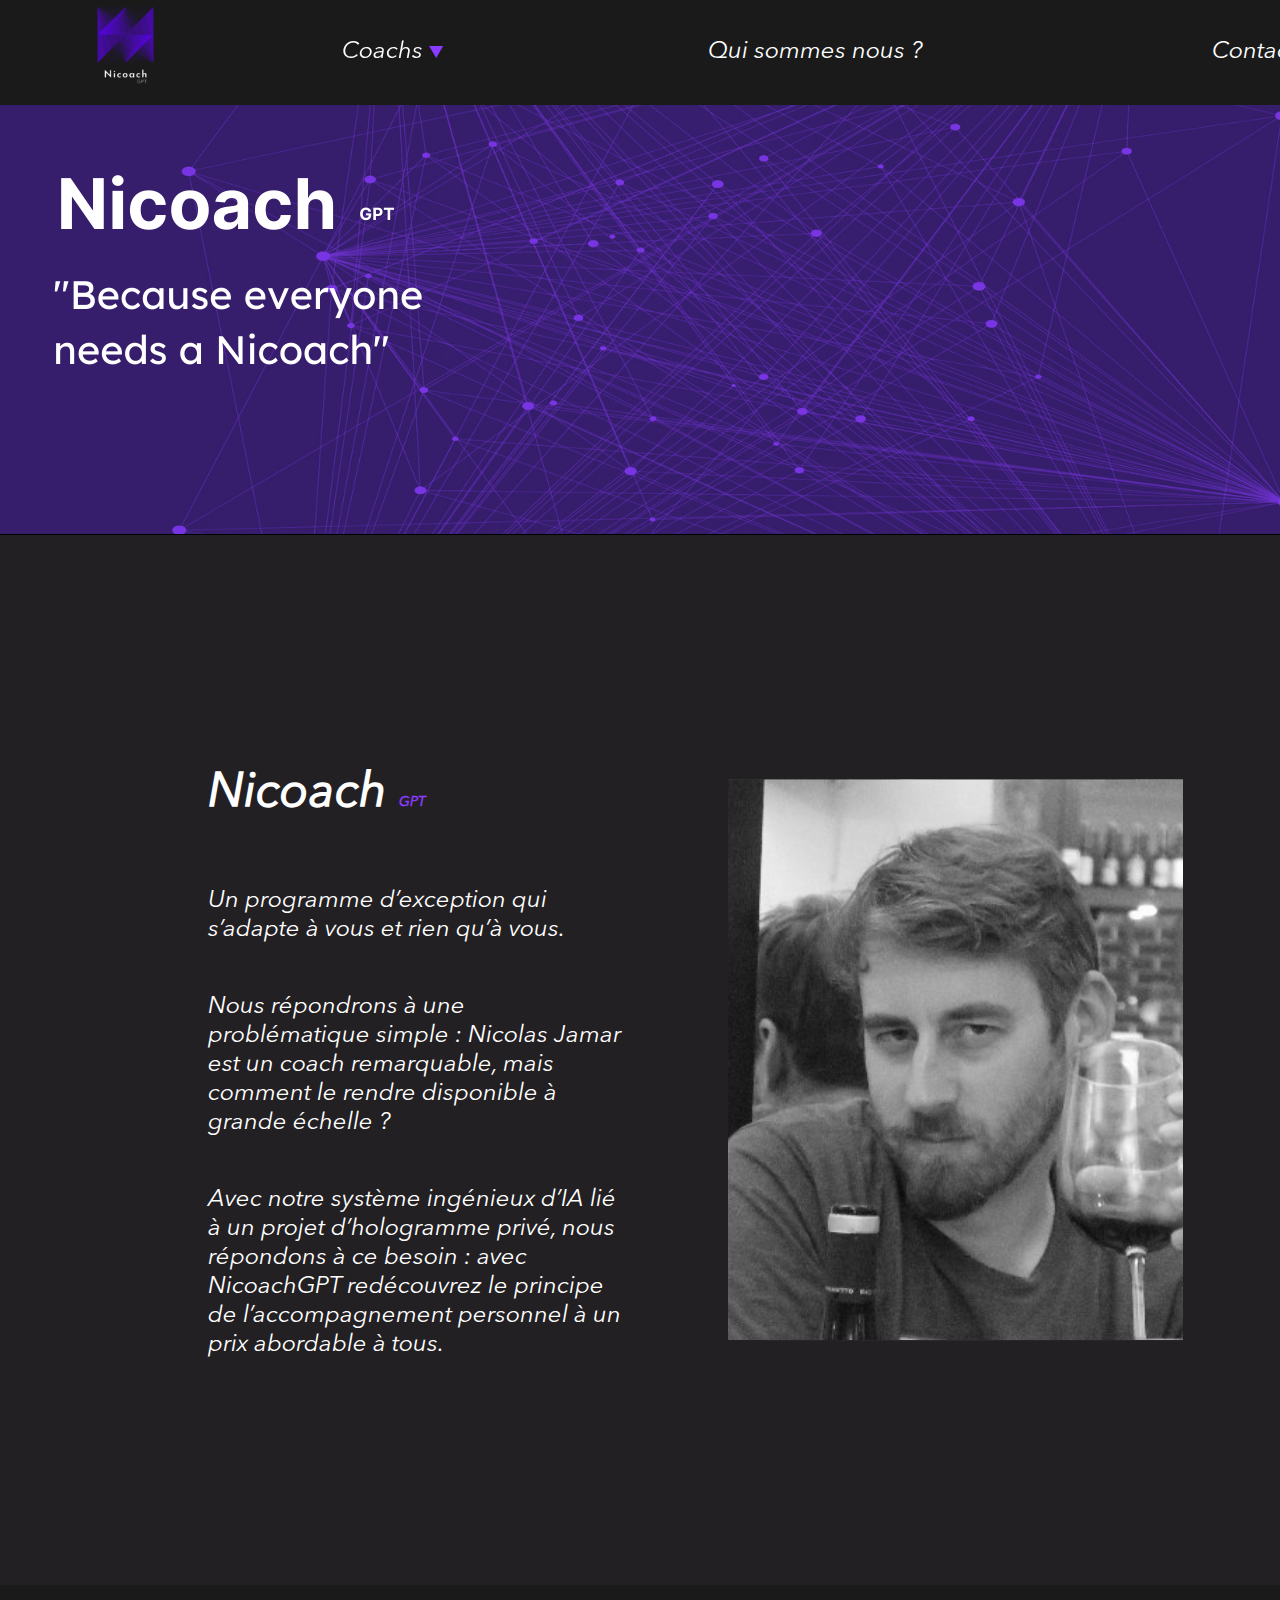
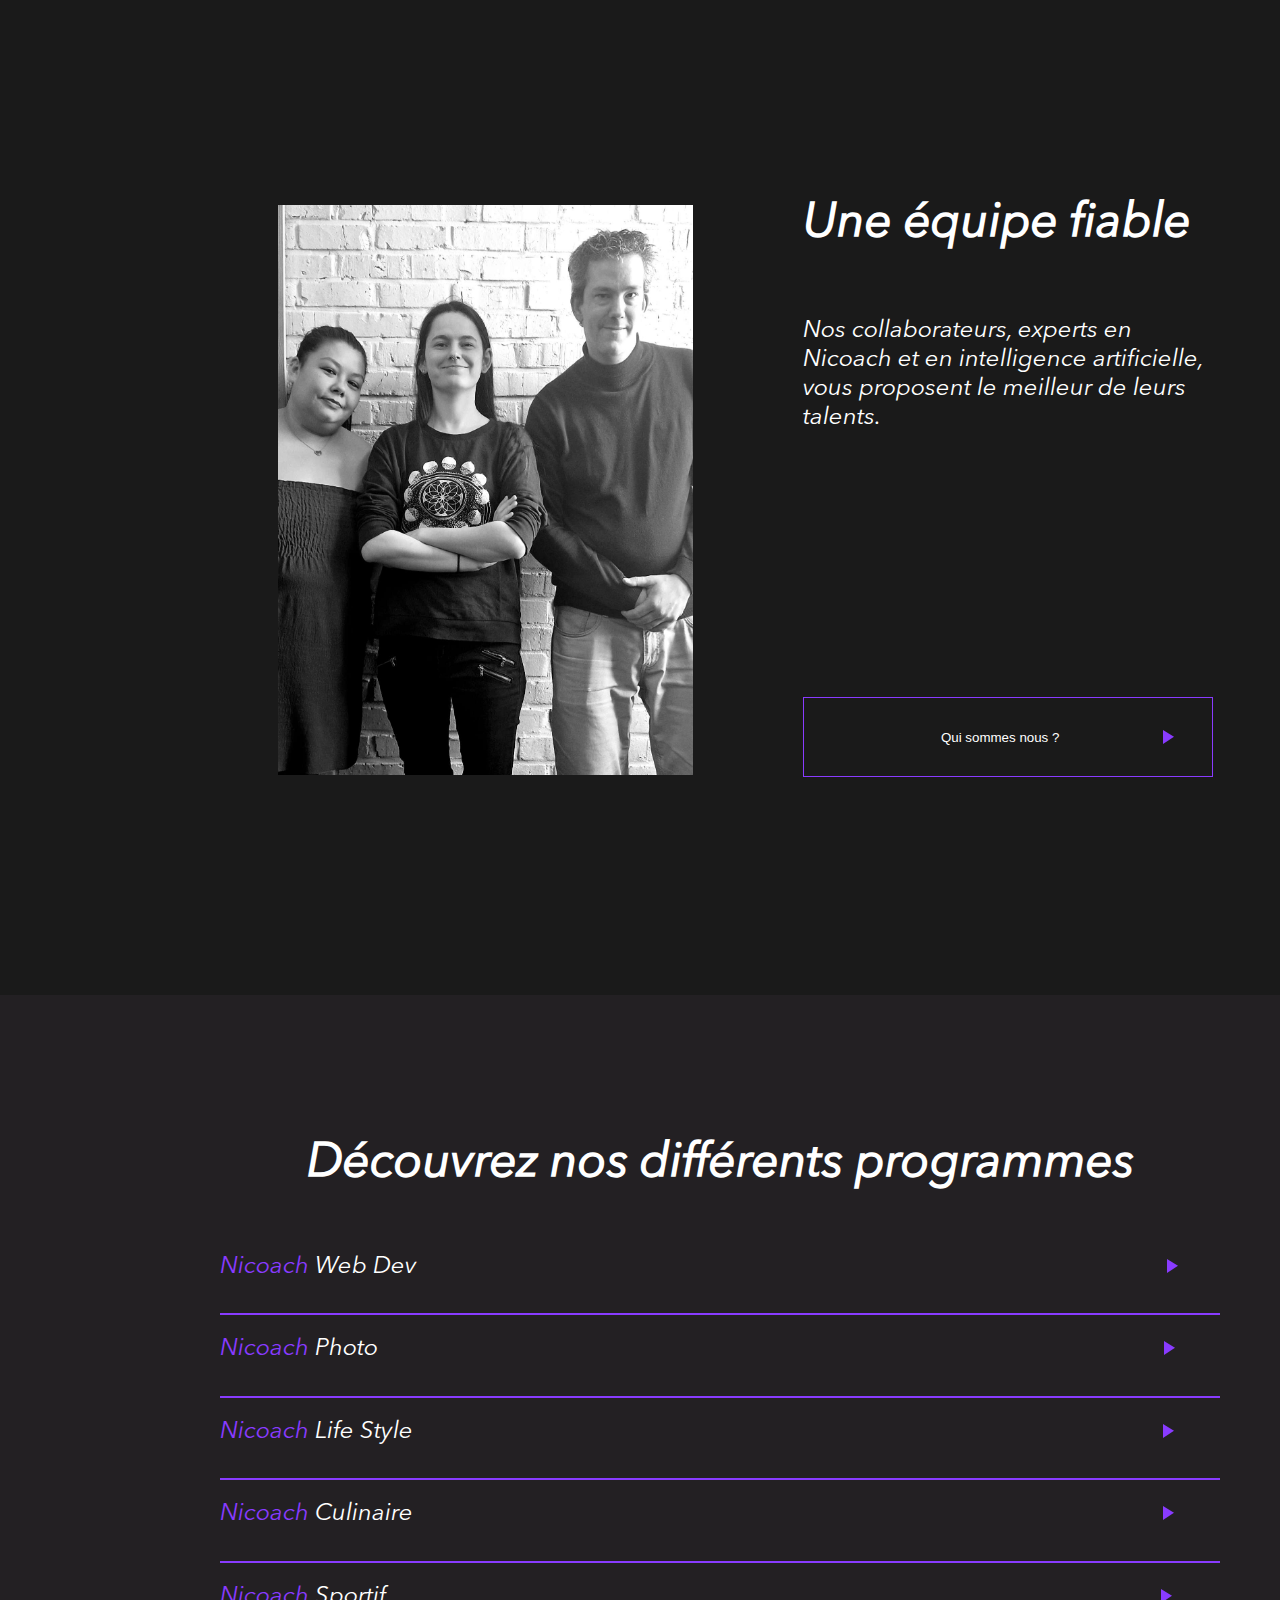
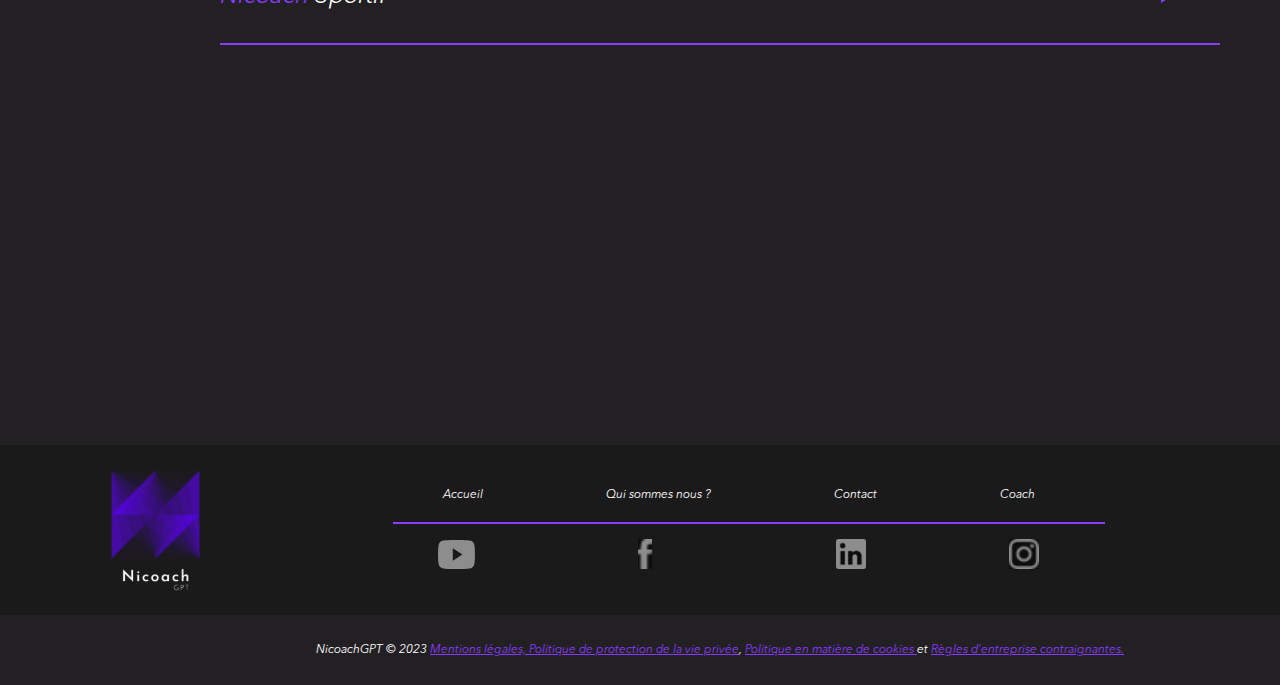
<file: HomePage/index.html>
<!DOCTYPE html>
<html lang="fr">
    <head>
        <meta charset="UTF-8">
        <link rel="stylesheet" href="style.css">
        <title>NicoachGPT</title>
    </head>
    <body>
        <header>
            <nav>
                <a class="lien_logo" href="index.html">
                    <img class="logo" src="Image/logo_transparent 1.svg" alt="logo nicoachGPT">
                </a>
                <ul class="tout_menu">
                    <li class="li_coach">Coachs <img src="Image/flecheBas.svg" alt="flèche mauve">
                        <ul class="menu_deroulant">
                            <li class= "texte_menu_haut"><a href="CoachWebDev/WebDev.html">Web Dev <img class="fleche_cote"src="Image/flecheCote.svg" alt="flèche coté"></a></li>
                            <li class= "texte_menu"><a href="CaochPhoto/Photos.html">Photo <img class="fleche_cote_1"src="Image/flecheCote.svg" alt="flèche coté"></a></li>
                            <li class= "texte_menu"><a href="CoachLifeStyle/LifeStyle.html">Life Style <img class="fleche_cote"src="Image/flecheCote.svg" alt="flèche coté"></a></li>
                            <li class= "texte_menu"><a href="CoachCulinaire/Culinaire.html">Culinaire <img class="fleche_cote" src="Image/flecheCote.svg" alt="flèche coté"></a></li>
                            <li class= "texte_menu"><a href="CoachSportif/Sportif.html">Sportif <img class="fleche_cote_2" src="Image/flecheCote.svg" alt="flèche coté"></a></li>
                        </ul>
                    </li>
                    <li><a href="QuiSommesNous/QuiSommesNous.html">Qui sommes nous ?</a></li>
                    <li><a href="Contact/Contact.html">Contact</a></li>
                </ul>
            </nav>
                <img class="img_banniere" src="Image/baniereAcceuil.svg" alt="Banière">
        </header>
        <main>
            <section class="nicoach">
                <div class="text_nicoach">
                    <h2 class="titre_nicoach">Nicoach <span class="gpt">GPT</span></h2>
                    <p>Un programme d’exception qui s’adapte à vous et rien qu’à vous.</p>
                    <p>Nous répondrons à une problématique simple : Nicolas Jamar est un coach remarquable, mais comment le rendre disponible à grande échelle ?</p>  
                    <p>Avec notre système ingénieux d’IA lié à un projet d’hologramme privé, nous répondons à ce besoin : avec NicoachGPT redécouvrez le principe de l’accompagnement 
                    personnel à un prix abordable à tous.</p>
                </div>
                <img class="photo_nicoach" src="Image/Photo_de_nicoach.svg" alt="nicoach">
            </section>
            <section class="equipe">
                <img  class="photo_equipe"src="Image/photoDeGroupe.jpg" alt="photo du groupe de developpeur">
                <div class="text_equipe">
                    <h2>Une équipe fiable </h2>
                    <p class="paragraphe_equipe">Nos collaborateurs, experts en Nicoach et en intelligence artificielle, vous proposent le meilleur de leurs talents.</p>
                <form action="QuiSommesNous/QuiSommesNous.html">
                    <button class="button_equipe" type="submit">Qui sommes nous ? <img class="fleche_button" src="Image/flecheCote.svg" alt="flèche coté"></button>
                </form>
                </div>
                    
                
            </section>
            <section class="nos_coach">
                <div class="container_lien_coach">
                    <h2 id="liste_coach">Découvrez nos différents programmes</h2>
                    <a class="lien_coach" href="CoachWebDev/WebDev.html"><span class="mot_nicoach"> Nicoach </span>Web Dev <img class="fleche_list_caoch_1" src="Image/flecheCote.svg" alt="flèche coté"></a>
                    <a class="lien_coach" href="CaochPhoto/Photos.html"><span class="mot_nicoach">Nicoach</span> Photo <img class="fleche_list_caoch_2"src="Image/flecheCote.svg" alt="flèche coté"></a>
                    <a  class="lien_coach"href="CoachLifeStyle/LifeStyle.html"><span class="mot_nicoach">Nicoach</span> Life Style<img class="fleche_list_caoch"src="Image/flecheCote.svg" alt="flèche coté"></a>
                    <a class="lien_coach" href="CoachCulinaire/Culinaire.html"><span class="mot_nicoach">Nicoach</span> Culinaire<img class="fleche_list_caoch"src="Image/flecheCote.svg" alt="flèche coté"></a>
                    <a class="lien_coach" href="CoachSportif/Sportif.html"><span class="mot_nicoach">Nicoach</span> Sportif<img class="fleche_list_caoch_3" src="Image/flecheCote.svg" alt="flèche coté"></a>
                </div>
            </section>
        </main>
        <footer>
            <section class="footer">
                <div class="logo_footer">
                    <a href="index.html">
                    <img class="logo_footer" src="Image/logo_transparent 1.svg" alt="logo">
                    </a>
                </div>
                <div class="container_footer">
                    <div class="lien_footer">
                        <a href="index.html">Accueil</a>
                        <a href="QuiSommesNous/QuiSommesNous.html">Qui sommes nous ?</a>
                        <a href="Contact/Contact.html">Contact</a>
                        <a href="#liste_coach">Coach</a>
                    </div>
                    <div class="logo_reseau">
                        <img id="logo_youtube"src="Image/Youtube logo.svg" alt="logo youtube">
                        <img id="logo_facebook" src="Image/Facebook logo.svg" alt="logo facebook">
                        <img id="logo_linkedin" src="Image/Linkedin Logo.svg" alt="logo linkedin">
                        <img id="logo_instagram" src="Image/Instagram logo.svg" alt="logo Instagram">
                    </div>
                </div>
            </section>
            <section class="footer_mention">
                <p>NicoachGPT © 2023 <a href=""> Mentions légales, Politique de protection de la vie privée</a>,
                    <a href=""> Politique en matière de cookies </a>et <a href=""> Règles d'entreprise contraignantes.</a></p>
            </section>
        </footer>
    </body>

</html>
</file>
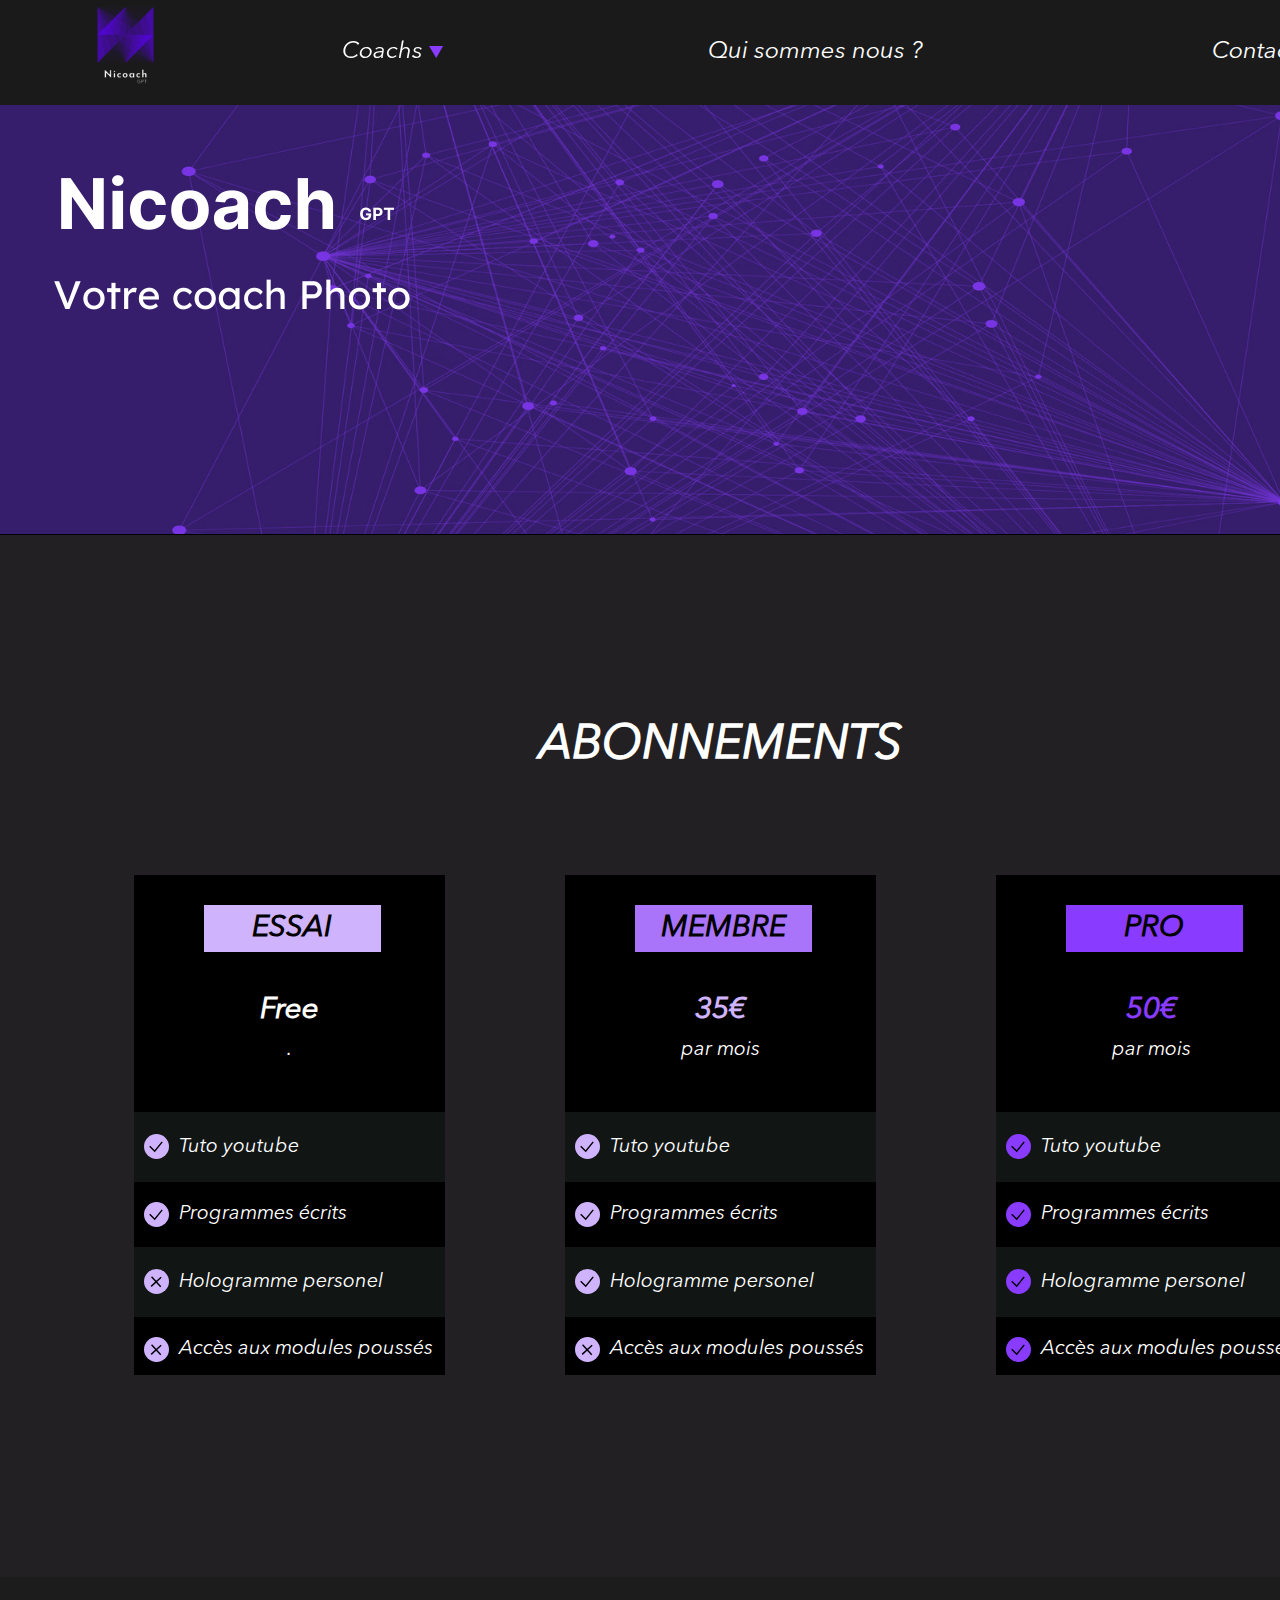
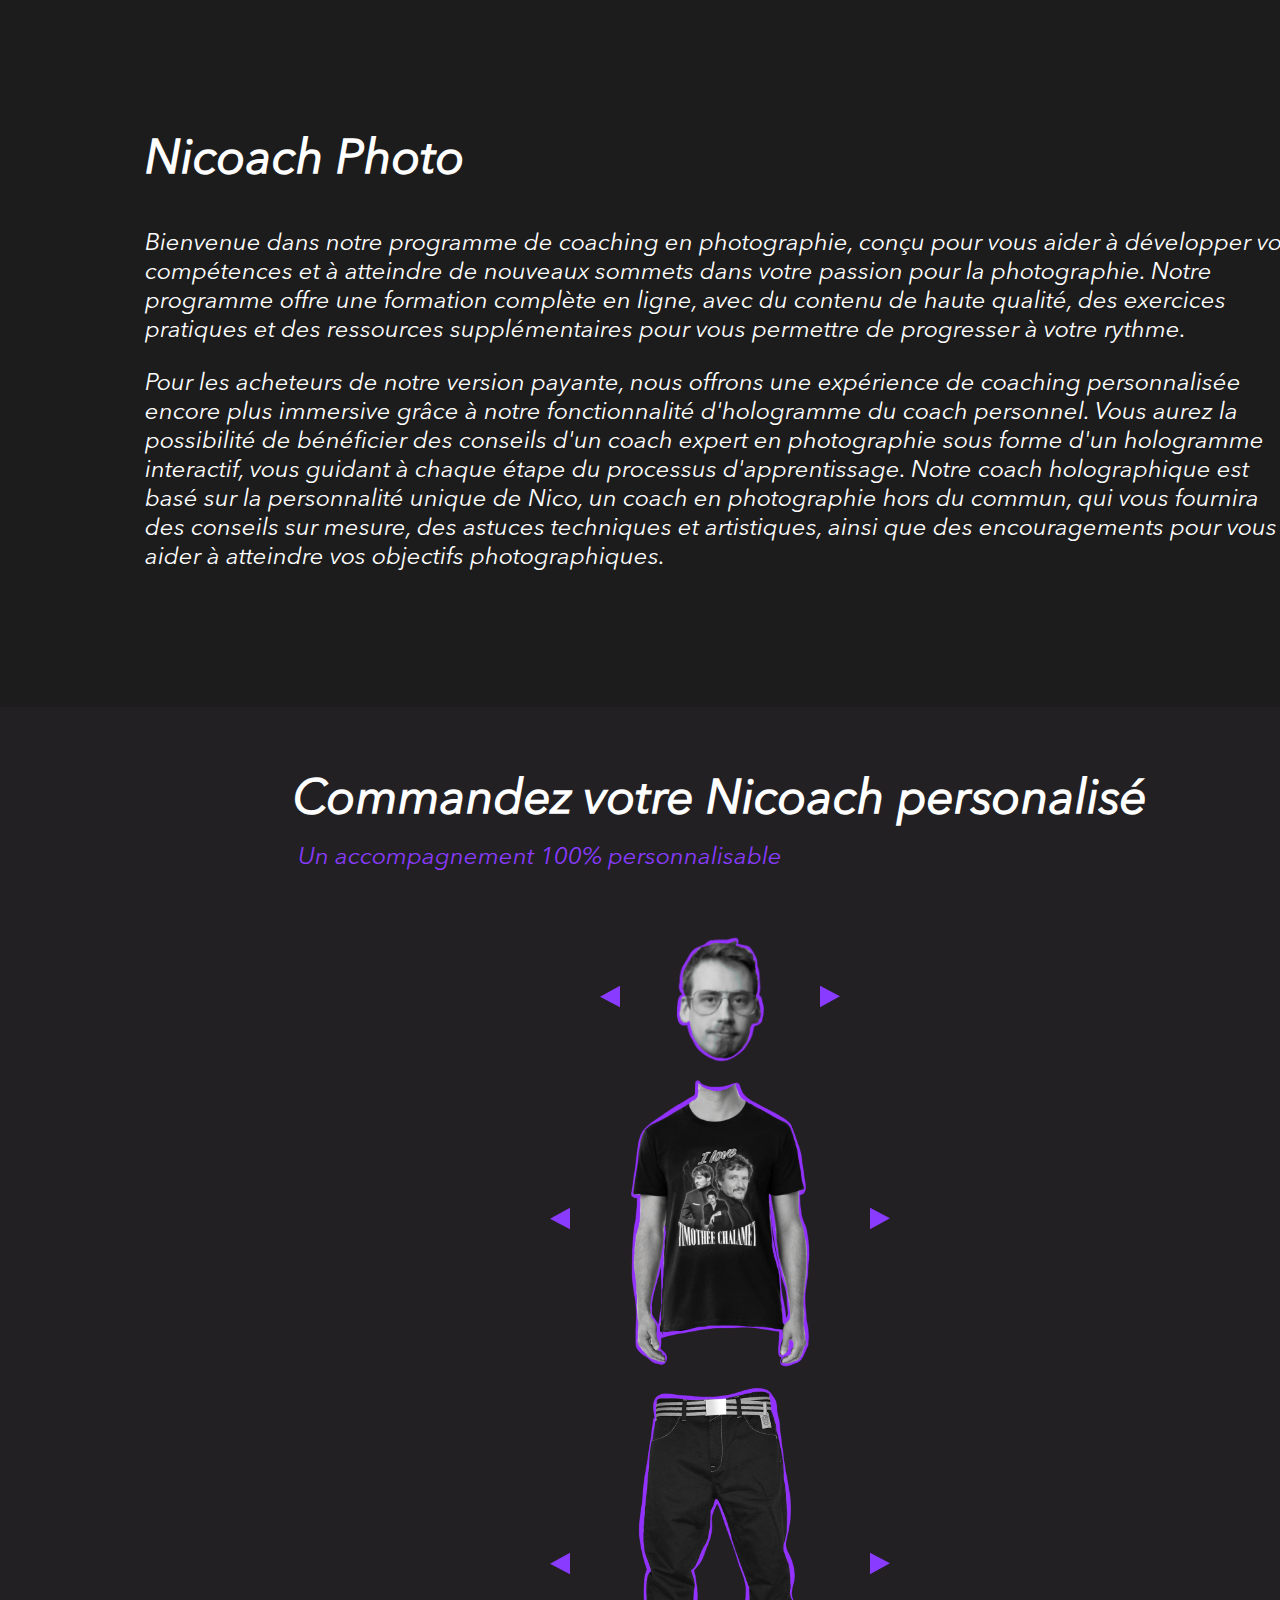
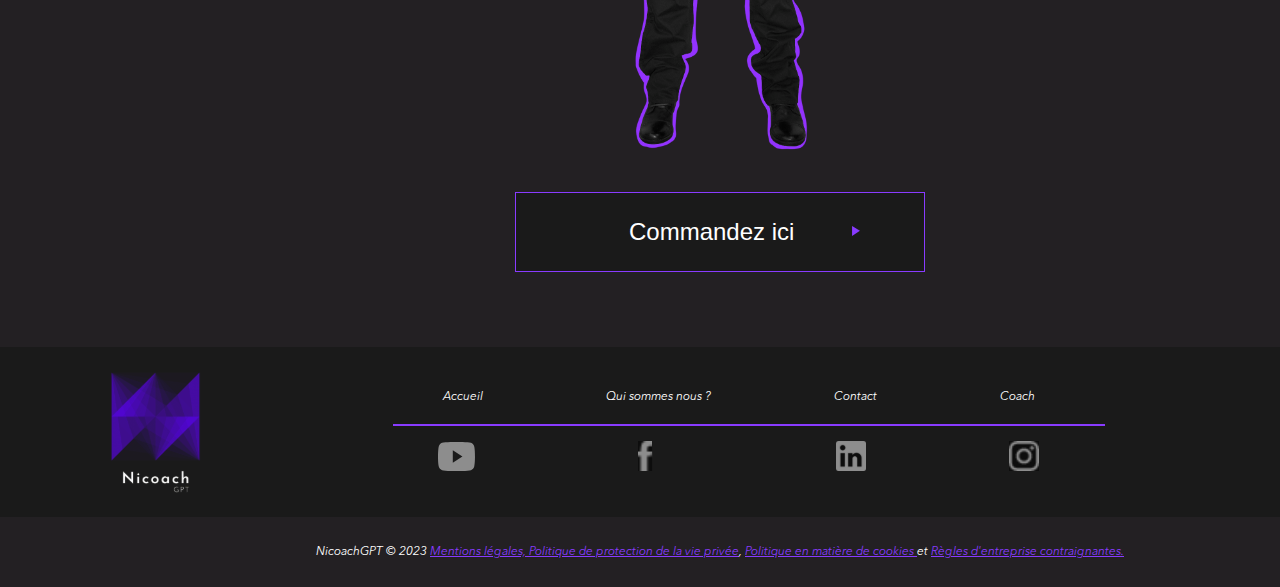
<file: HomePage/CaochPhoto/Photos.html>
<!DOCTYPE html>
<html>
    <head>
        <meta charset="UTF-8">
        <link rel="stylesheet" href="stylePhoto.css">
        <title>Coach Photo</title>
    </head>
    <body>
        <header>
            <nav>
                <a class="lien_logo" href="../index.html">
                    <img class="logo" src="../Image/logo_transparent 1.svg" alt="logo nicoachGPT">
                </a>
                <ul class="tout_menu">
                    <li class="li_coach">Coachs <img src="../Image/flecheBas.svg" alt="flèche mauve">
                        <ul class="menu_deroulant">
                            <li class= "texte_menu_haut"><a href="../CoachWebDev/WebDev.html">Web Dev <img class="fleche_cote"src="../Image/flecheCote.svg" alt="flèche coté"></a></li>
                            <li class= "texte_menu"><a href="../CaochPhoto/Photos.html">Photo <img class="fleche_cote_1"src="../Image/flecheCote.svg" alt="flèche coté"></a></li>
                            <li class= "texte_menu"><a href="../CoachLifeStyle/LifeStyle.html">Life Style <img class="fleche_cote"src="../Image/flecheCote.svg" alt="flèche coté"></a></li>
                            <li class= "texte_menu"><a href="../CoachCulinaire/Culinaire.html">Culinaire <img class="fleche_cote" src="../Image/flecheCote.svg" alt="flèche coté"></a></li>
                            <li class= "texte_menu"><a href="../CoachSportif/Sportif.html">Sportif <img class="fleche_cote_2" src="../Image/flecheCote.svg" alt="flèche coté"></a></li>
                        </ul>
                    </li>
                    <li><a href="../QuiSommesNous/QuiSommesNous.html">Qui sommes nous ?</a></li>
                    <li><a href="../Contact/Contact.html">Contact</a></li>
                </ul>
            </nav>
                <img class="img_banniere" src="../Image/banierePhoto.svg" alt="Banière">
        </header>
        <main>
            <section class="abonement">
                <h2>ABONNEMENTS</h2>
                <div class="container_article">
                    <article>
                        <h3 class="essaie">ESSAI</h3>
                        <h4>Free</h4>
                        <p class="p_article">.</p>
                        <p class="fond_gris"><img class="rond" src="../Image/rond avec v mauve clair.svg" alt="rond avec v">Tuto youtube</p>
                        <p><img class="rond" src="../Image/rond avec v mauve clair.svg" alt="rond avec v">Programmes écrits</p>
                        <p class="fond_gris"><img class="rond" src="../Image/rond avec croix mauve clair.svg" alt="rond avec croix">Hologramme personel</p>
                        <p><img class="rond" src="../Image/rond avec croix mauve clair.svg" alt="rond avec croix">Accès aux modules poussés</p>
                    </article>
                    <article>
                        <h3 class="membre">MEMBRE</h3>
                        <h4 class="prix_membre">35€</h4>
                        <p class="p_article">par mois</p>
                        <p class="fond_gris"><img class="rond" src="../Image/rond avec v mauve clair.svg" alt="rond avec v">Tuto youtube</p>
                        <p><img class="rond" src="../Image/rond avec v mauve clair.svg" alt="rond avec v">Programmes écrits</p>
                        <p class="fond_gris"><img  class="rond"src="../Image/rond avec v mauve clair.svg" alt="rond avec v">Hologramme personel</p>
                        <p><img class="rond" src="../Image/rond avec croix mauve clair.svg" alt="rond avec croix">Accès aux modules poussés</p>
                    </article>
                    <article>
                        <h3 class="pro">PRO</h3>
                        <h4 class="prix_pro">50€</h4>
                        <p class="p_article">par mois</p>
                        <p class="fond_gris"> <img class="rond" src="../Image/rond avec v mauve fonce.svg" alt="rond avec v">Tuto youtube</p>
                        <p><img class="rond"src="../Image/rond avec v mauve fonce.svg" alt="rond avec v">Programmes écrits</p>
                        <p class="fond_gris"><img class="rond"src="../Image/rond avec v mauve fonce.svg" alt="rond avec v">Hologramme personel</p>
                        <p><img class="rond"src="../Image/rond avec v mauve fonce.svg" alt="rond avec v">Accès aux modules poussés</p>
                    </article>
                </div>
            </section>
            <section class="descriptif">
                <div class="text_descriptif">
                    <h2>Nicoach <span id="photo">Photo</span></h2>
                    <p>Bienvenue dans notre programme de coaching en photographie, conçu pour vous aider à développer vos compétences et à atteindre de nouveaux sommets dans votre
                         passion pour la photographie. Notre programme offre une formation complète en ligne, avec du contenu de haute qualité, des exercices pratiques et des
                         ressources supplémentaires pour vous permettre de progresser à votre rythme.</p>
                    <p>Pour les acheteurs de notre version payante, nous offrons une expérience de coaching personnalisée encore plus immersive grâce à notre fonctionnalité 
                        d'hologramme du coach personnel. Vous aurez la possibilité de bénéficier des conseils d'un coach expert en photographie sous forme d'un hologramme interactif,
                         vous guidant à chaque étape du processus d'apprentissage. Notre coach holographique est basé sur la personnalité unique de Nico, un coach en photographie 
                         hors du commun, qui vous fournira des conseils sur mesure, des astuces techniques et artistiques, ainsi que des encouragements pour vous aider à atteindre 
                         vos objectifs photographiques.</p>
                </div>
            </section>
            <section class="caroussel">
                <div class="block_caroussel">
                    <h2>Commandez votre Nicoach personalisé</h2>
                    <p class="p_caroussel">Un accompagnement 100% personnalisable</p>
                    <article class="container_caroussel">
                        <div class="container_tete">
                            <div id="block_tete">
                                <div id="precedentTete" onclick="ChangeSlideTete(-1)"><img class="fleche_caroussel" src="../Image/fleche gauche coach.svg" alt="fleche gauche"></div>
                                <img id="tete" src="../Image/teteNicoachLunette.png" alt="tete nicoach">
                                <div id="suivantTete" onclick="ChangeSlideTete(1)"><img class="fleche_caroussel"  src="../Image/fleche droite coach.svg" alt="fleche droite"></div>
                                </div>
                        </div>
                        <div class="container_corp">
                            <div id="block_corp">
                                <div id="precedentCorp" onclick="ChangeSlideCorp(-1)"><img class="fleche_caroussel" src="../Image/fleche gauche coach.svg" alt="fleche gauche"></div>
                                <img id="corp" src="../Image/tShirt.png" alt="survet">
                                <div id="suivantCorp" onclick="ChangeSlideCorp(1)"><img class="fleche_caroussel" src="../Image/fleche droite coach.svg" alt="fleche droite"></div>
                            </div>
                        </div>
                        <div class="container_jambe">
                            <div id="block_jambe">
                                <div id="precedentJambe" onclick="ChangeSlideJambe(-1)"><img class="fleche_caroussel" src="../Image/fleche gauche coach.svg" alt="fleche gauche"></div>
                                <img id="jambe" src="../Image/jeans.png" alt="survet">
                                <div id="suivantJambe" onclick="ChangeSlideJambe(1)"><img class="fleche_caroussel" src="../Image/fleche droite coach.svg" alt="fleche droite"></div>
                            </div>
                        </div>
                    </article>
                    <form action="../Paiement/Paiement.html">
                        <button type="submit">Commandez ici <img src="../Image/flecheCote.svg" alt="fleche cote"></button>
                    </form>
                </div>
            </section>
        </main>
        <footer>
            <section class="footer">
                <div class="logo_footer">
                    <a href="../index.html">
                    <img class="logo_footer" src="../Image/logo_transparent 1.svg" alt="logo">
                    </a>
                </div>
                <div class="container_footer">
                    <div class="lien_footer">
                        <a href="../index.html">Accueil</a>
                        <a href="../QuiSommesNous/QuiSommesNous.html">Qui sommes nous ?</a>
                        <a href="../Contact/Contact.html">Contact</a>
                        <a href="../index.html#liste_coach">Coach</a>
                    </div>
                    <div class="logo_reseau">
                        <img id="logo_youtube"src="../Image/Youtube logo.svg" alt="logo youtube">
                        <img id="logo_facebook" src="../Image/Facebook logo.svg" alt="logo facebook">
                        <img id="logo_linkedin" src="../Image/Linkedin Logo.svg" alt="logo linkedin">
                        <img id="logo_instagram" src="../Image/Instagram logo.svg" alt="logo Instagram">
                    </div>
                </div>
            </section>
            <section class="footer_mention">
                <p>NicoachGPT © 2023 <a href=""> Mentions légales, Politique de protection de la vie privée</a>,
                    <a href=""> Politique en matière de cookies </a>et <a href=""> Règles d'entreprise contraignantes.</a></p>
            </section>
        </footer>
        <script src="photo.js"></script>
    </body>
</html>
</file>
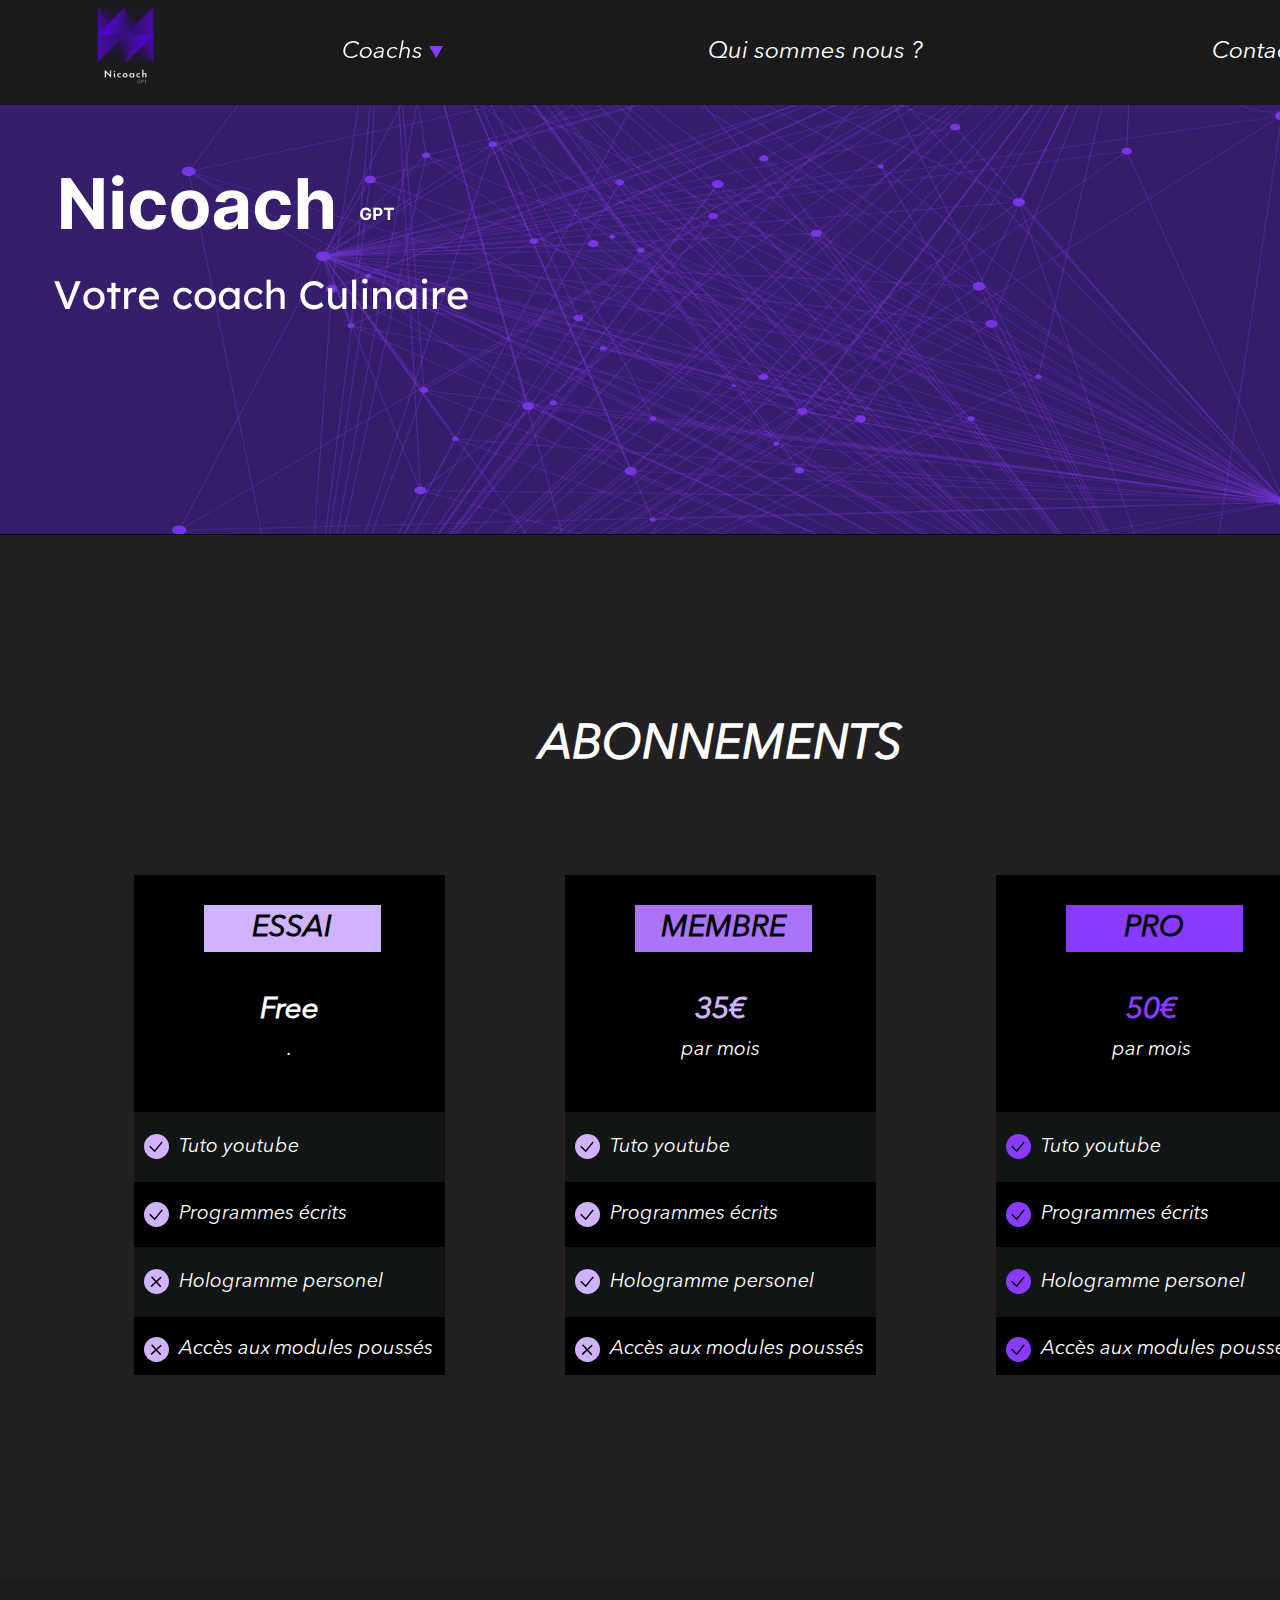
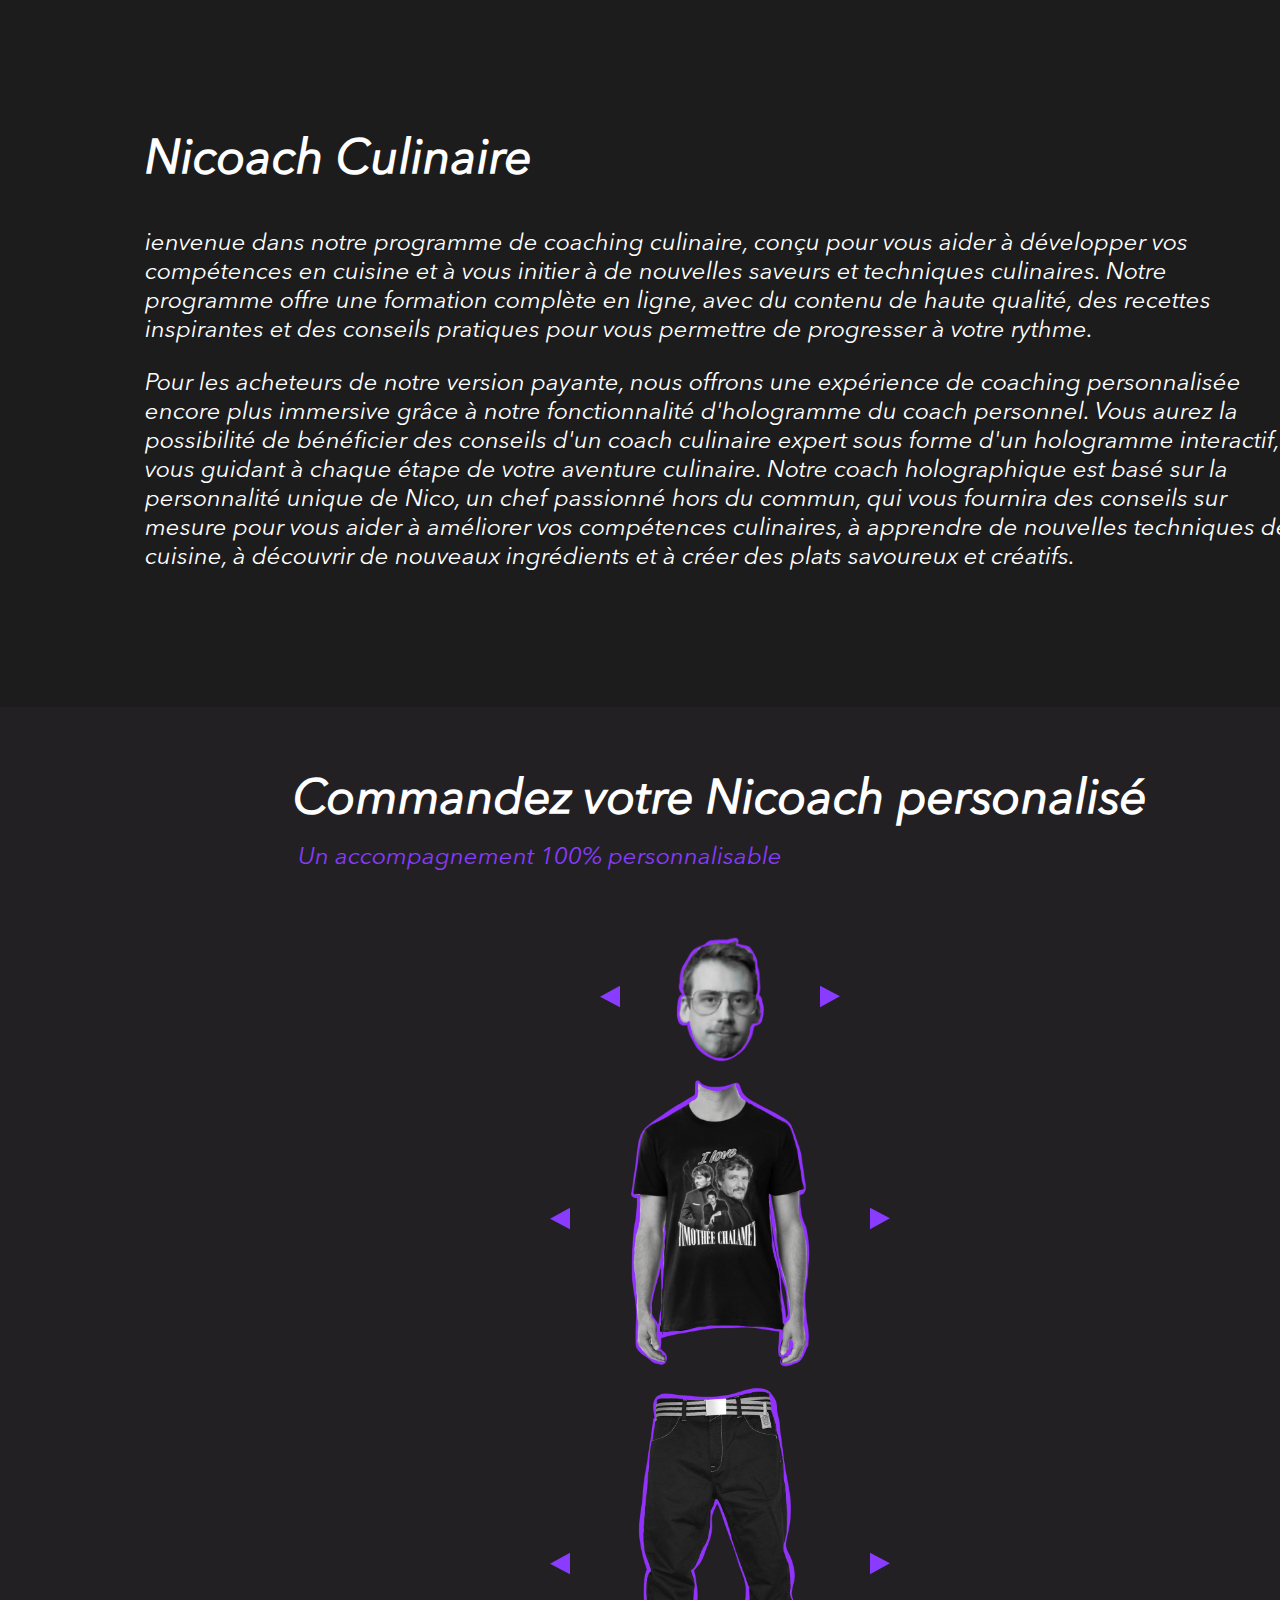
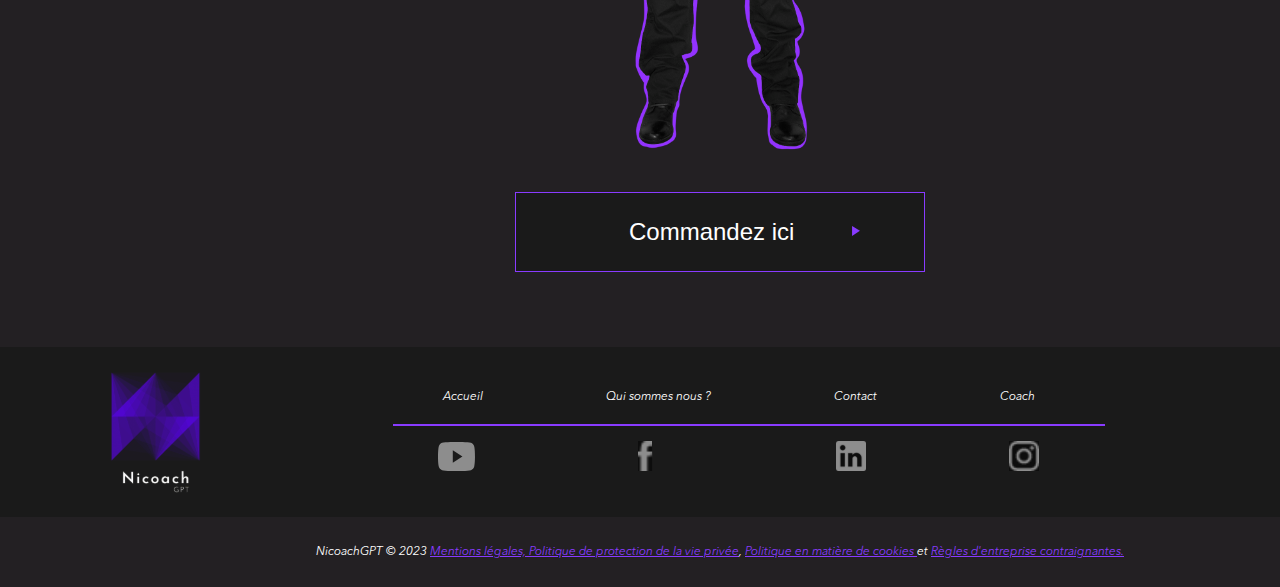
<file: HomePage/CoachCulinaire/Culinaire.html>
<!DOCTYPE html>
<html>
    <head>
        <meta charset="UTF-8">
        <link rel="stylesheet" href="styleCulinaire.css">
        <title>Coach Culinaire</title>
    </head>
    <body>
        <header>
            <nav>
                <a class="lien_logo" href="../index.html">
                    <img class="logo" src="../Image/logo_transparent 1.svg" alt="logo nicoachGPT">
                </a>
                <ul class="tout_menu">
                    <li class="li_coach">Coachs <img src="../Image/flecheBas.svg" alt="flèche mauve">
                        <ul class="menu_deroulant">
                            <li class= "texte_menu_haut"><a href="../CoachWebDev/WebDev.html">Web Dev <img class="fleche_cote"src="../Image/flecheCote.svg" alt="flèche coté"></a></li>
                            <li class= "texte_menu"><a href="../CaochPhoto/Photos.html">Photo <img class="fleche_cote_1"src="../Image/flecheCote.svg" alt="flèche coté"></a></li>
                            <li class= "texte_menu"><a href="../CoachLifeStyle/LifeStyle.html">Life Style <img class="fleche_cote"src="../Image/flecheCote.svg" alt="flèche coté"></a></li>
                            <li class= "texte_menu"><a href="../CoachCulinaire/Culinaire.html">Culinaire <img class="fleche_cote" src="../Image/flecheCote.svg" alt="flèche coté"></a></li>
                            <li class= "texte_menu"><a href="../CoachSportif/Sportif.html">Sportif <img class="fleche_cote_2" src="../Image/flecheCote.svg" alt="flèche coté"></a></li>
                        </ul>
                    </li>
                    <li><a href="../QuiSommesNous/QuiSommesNous.html">Qui sommes nous ?</a></li>
                    <li><a href="../Contact/Contact.html">Contact</a></li>
                </ul>
            </nav>
                <img class="img_banniere" src="../Image/baniereCulinaire.svg" alt="Banière">
        </header>
        <main>
            <section class="abonement">
                <h2>ABONNEMENTS</h2>
                <div class="container_article">
                    <article>
                        <h3 class="essaie">ESSAI</h3>
                        <h4>Free</h4>
                        <p class="p_article">.</p>
                        <p class="fond_gris"><img class="rond" src="../Image/rond avec v mauve clair.svg" alt="rond avec v">Tuto youtube</p>
                        <p><img class="rond" src="../Image/rond avec v mauve clair.svg" alt="rond avec v">Programmes écrits</p>
                        <p class="fond_gris"><img class="rond" src="../Image/rond avec croix mauve clair.svg" alt="rond avec croix">Hologramme personel</p>
                        <p><img class="rond" src="../Image/rond avec croix mauve clair.svg" alt="rond avec croix">Accès aux modules poussés</p>
                    </article>
                    <article>
                        <h3 class="membre">MEMBRE</h3>
                        <h4 class="prix_membre">35€</h4>
                        <p class="p_article">par mois</p>
                        <p class="fond_gris"><img class="rond" src="../Image/rond avec v mauve clair.svg" alt="rond avec v">Tuto youtube</p>
                        <p><img class="rond" src="../Image/rond avec v mauve clair.svg" alt="rond avec v">Programmes écrits</p>
                        <p class="fond_gris"><img  class="rond"src="../Image/rond avec v mauve clair.svg" alt="rond avec v">Hologramme personel</p>
                        <p><img class="rond" src="../Image/rond avec croix mauve clair.svg" alt="rond avec croix">Accès aux modules poussés</p>
                    </article>
                    <article>
                        <h3 class="pro">PRO</h3>
                        <h4 class="prix_pro">50€</h4>
                        <p class="p_article">par mois</p>
                        <p class="fond_gris"> <img class="rond" src="../Image/rond avec v mauve fonce.svg" alt="rond avec v">Tuto youtube</p>
                        <p><img class="rond"src="../Image/rond avec v mauve fonce.svg" alt="rond avec v">Programmes écrits</p>
                        <p class="fond_gris"><img class="rond"src="../Image/rond avec v mauve fonce.svg" alt="rond avec v">Hologramme personel</p>
                        <p><img class="rond"src="../Image/rond avec v mauve fonce.svg" alt="rond avec v">Accès aux modules poussés</p>
                    </article>
                </div>
            </section>
            <section class="descriptif">
                <div class="text_descriptif">
                    <h2>Nicoach <span id="culinaire">Culinaire</span></h2>
                    <p>ienvenue dans notre programme de coaching culinaire, conçu pour vous aider à développer vos compétences en cuisine et à vous initier à de nouvelles saveurs et 
                        techniques culinaires. Notre programme offre une formation complète en ligne, avec du contenu de haute qualité, des recettes inspirantes et des conseils 
                        pratiques pour vous permettre de progresser à votre rythme.</p>
                    <p>Pour les acheteurs de notre version payante, nous offrons une expérience de coaching personnalisée encore plus immersive grâce à notre fonctionnalité 
                        d'hologramme du coach personnel. Vous aurez la possibilité de bénéficier des conseils d'un coach culinaire expert sous forme d'un hologramme interactif, 
                        vous guidant à chaque étape de votre aventure culinaire. Notre coach holographique est basé sur la personnalité unique de Nico, un chef passionné hors du 
                        commun, qui vous fournira des conseils sur mesure pour vous aider à améliorer vos compétences culinaires, à apprendre de nouvelles techniques de cuisine, 
                        à découvrir de nouveaux ingrédients et à créer des plats savoureux et créatifs.</p>
                </div>
            </section>
            <section class="caroussel">
                <div class="block_caroussel">
                    <h2>Commandez votre Nicoach personalisé</h2>
                    <p class="p_caroussel">Un accompagnement 100% personnalisable</p>
                    <article class="container_caroussel">
                        <div class="container_tete">
                            <div id="block_tete">
                                <div id="precedentTete" onclick="ChangeSlideTete(-1)"><img class="fleche_caroussel" src="../Image/fleche gauche coach.svg" alt="fleche gauche"></div>
                                <img id="tete" src="../Image/teteNicoachLunette.png" alt="tete nicoach">
                                <div id="suivantTete" onclick="ChangeSlideTete(1)"><img class="fleche_caroussel"  src="../Image/fleche droite coach.svg" alt="fleche droite"></div>
                                </div>
                        </div>
                        <div class="container_corp">
                            <div id="block_corp">
                                <div id="precedentCorp" onclick="ChangeSlideCorp(-1)"><img class="fleche_caroussel" src="../Image/fleche gauche coach.svg" alt="fleche gauche"></div>
                                <img id="corp" src="../Image/tShirt.png" alt="survet">
                                <div id="suivantCorp" onclick="ChangeSlideCorp(1)"><img class="fleche_caroussel" src="../Image/fleche droite coach.svg" alt="fleche droite"></div>
                            </div>
                        </div>
                        <div class="container_jambe">
                            <div id="block_jambe">
                                <div id="precedentJambe" onclick="ChangeSlideJambe(-1)"><img class="fleche_caroussel" src="../Image/fleche gauche coach.svg" alt="fleche gauche"></div>
                                <img id="jambe" src="../Image/jeans.png" alt="survet">
                                <div id="suivantJambe" onclick="ChangeSlideJambe(1)"><img class="fleche_caroussel" src="../Image/fleche droite coach.svg" alt="fleche droite"></div>
                            </div>
                        </div>
                    </article>
                    <form action="../Paiement/Paiement.html">
                        <button type="submit">Commandez ici <img src="../Image/flecheCote.svg" alt="fleche cote"></button>
                    </form>
                </div>
            </section>
        </main>
        <footer>
            <section class="footer">
                <div class="logo_footer">
                    <a href="../index.html">
                    <img class="logo_footer" src="../Image/logo_transparent 1.svg" alt="logo">
                    </a>
                </div>
                <div class="container_footer">
                    <div class="lien_footer">
                        <a href="../index.html">Accueil</a>
                        <a href="../QuiSommesNous/QuiSommesNous.html">Qui sommes nous ?</a>
                        <a href="../Contact/Contact.html">Contact</a>
                        <a href="../index.html#liste_coach">Coach</a>
                    </div>
                    <div class="logo_reseau">
                        <img id="logo_youtube"src="../Image/Youtube logo.svg" alt="logo youtube">
                        <img id="logo_facebook" src="../Image/Facebook logo.svg" alt="logo facebook">
                        <img id="logo_linkedin" src="../Image/Linkedin Logo.svg" alt="logo linkedin">
                        <img id="logo_instagram" src="../Image/Instagram logo.svg" alt="logo Instagram">
                    </div>
                </div>
            </section>
            <section class="footer_mention">
                <p>NicoachGPT © 2023 <a href=""> Mentions légales, Politique de protection de la vie privée</a>,
                    <a href=""> Politique en matière de cookies </a>et <a href=""> Règles d'entreprise contraignantes.</a></p>
            </section>
        </footer>
        <script src="culinaire.js"></script>
    </body>
</html>
</file>
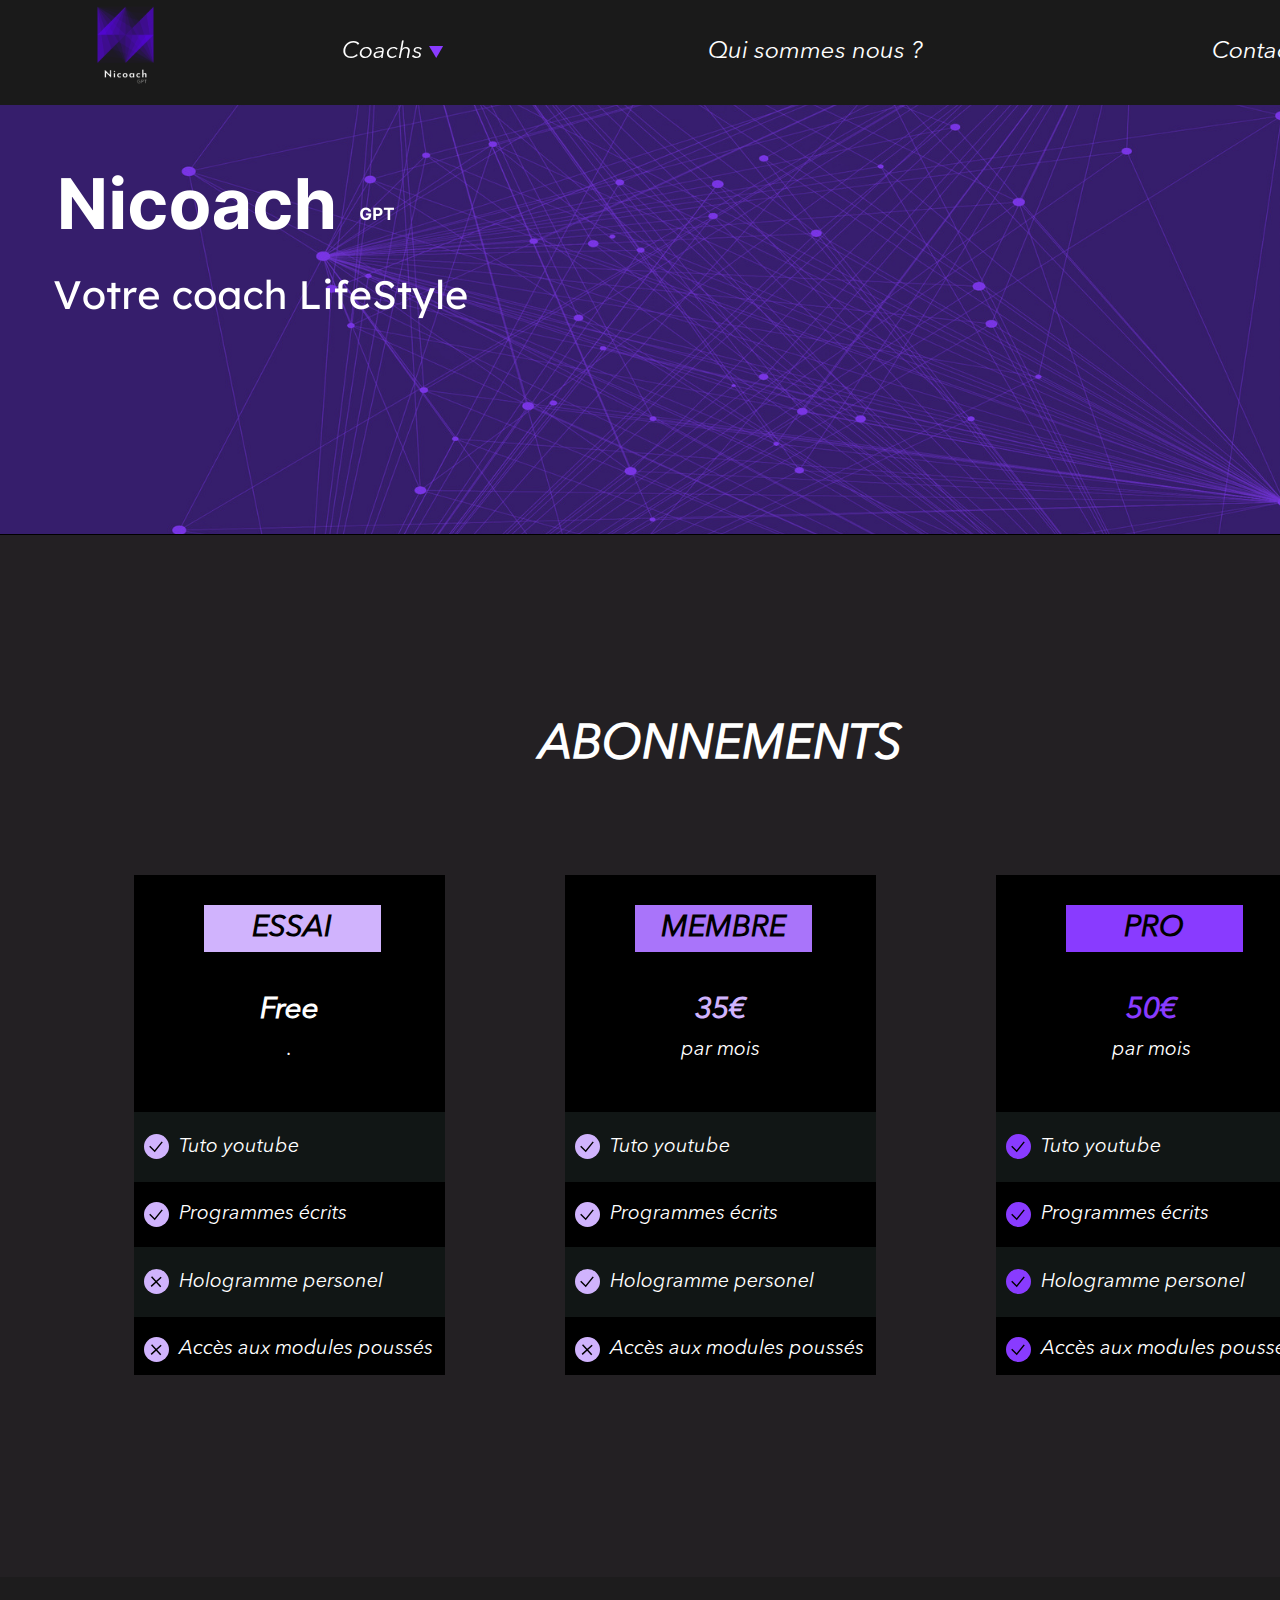
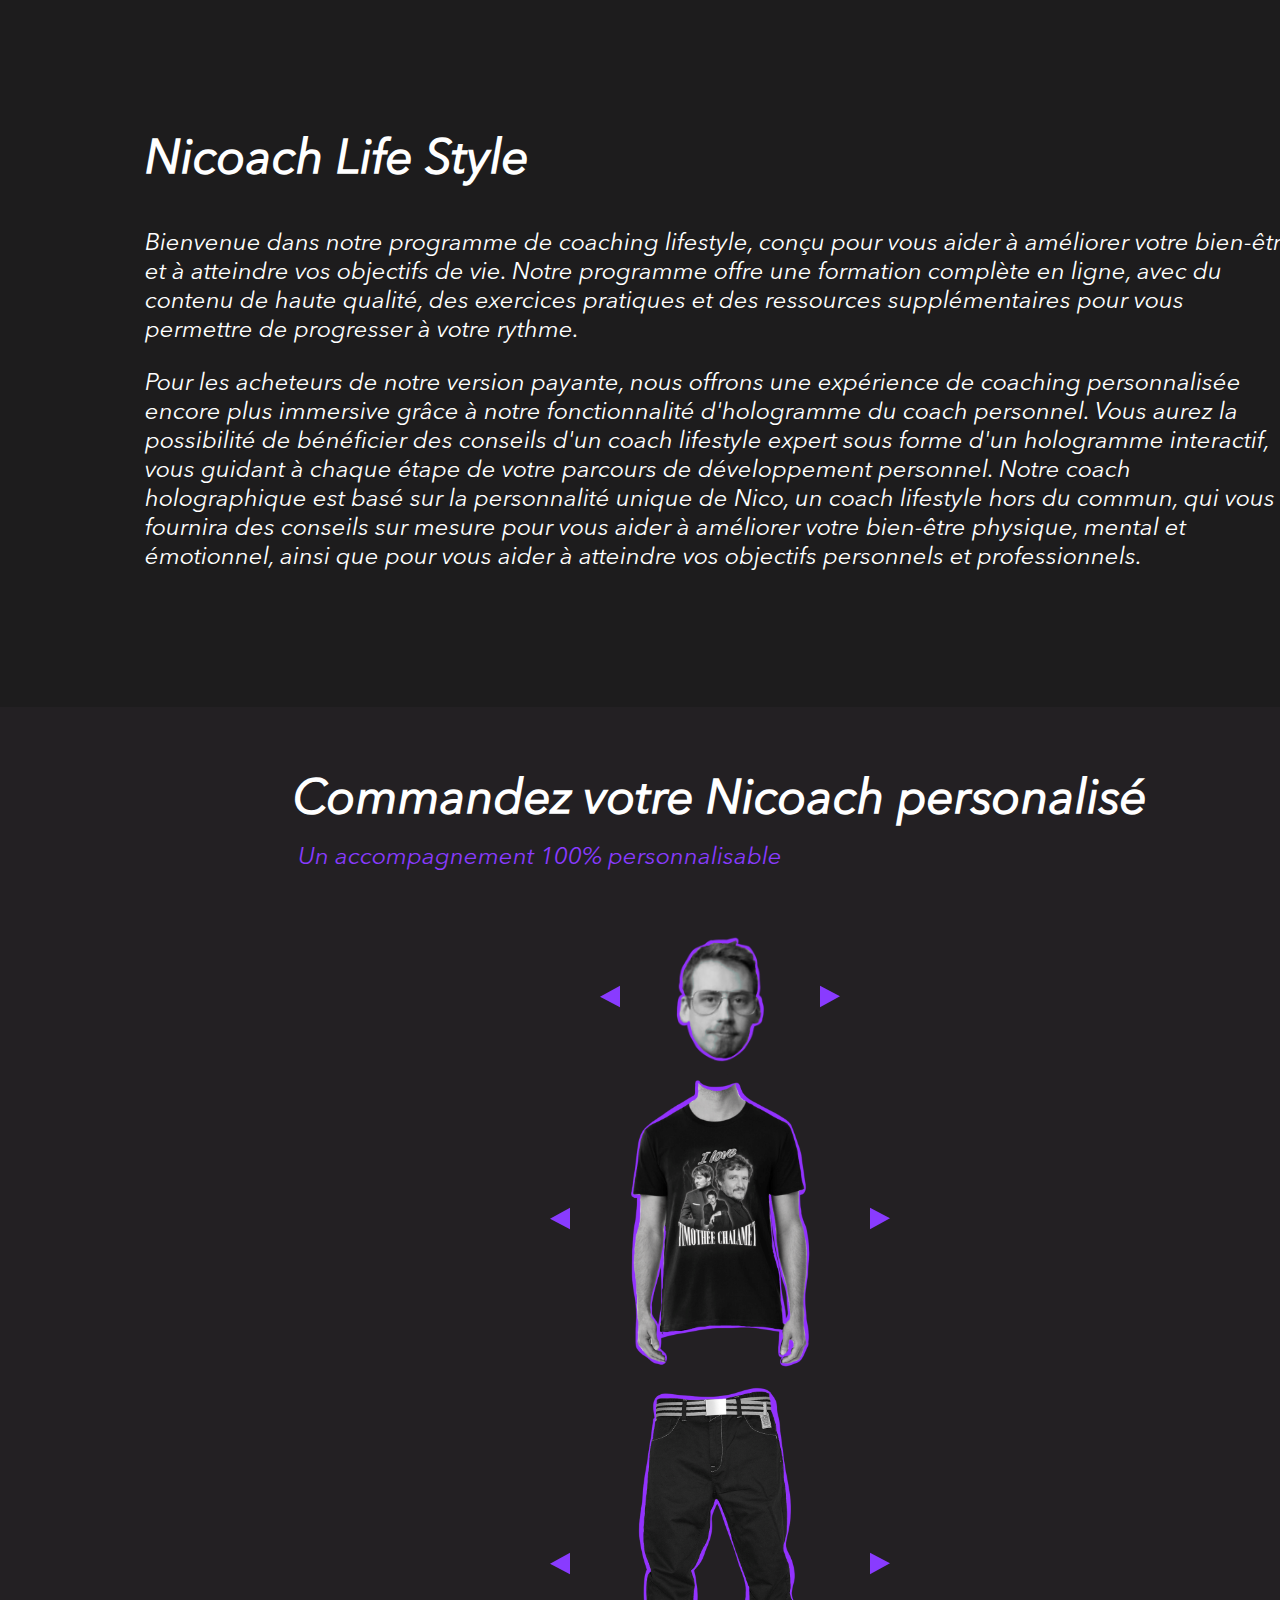
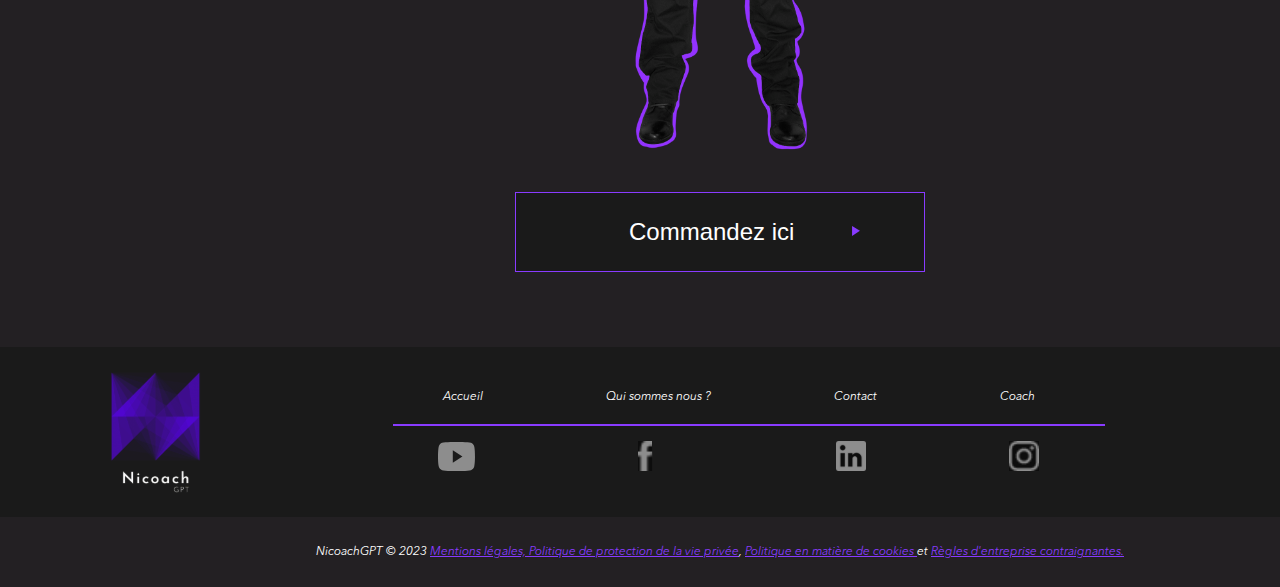
<file: HomePage/CoachLifeStyle/LifeStyle.html>
<!DOCTYPE html>
<html>
    <head>
        <meta charset="UTF-8">
        <link rel="stylesheet" href="styleLifeStyle.css">
        <title>Coach Life Style</title>
    </head>
    <body>
        <header>
            <nav>
                <a class="lien_logo" href="../index.html">
                    <img class="logo" src="../Image/logo_transparent 1.svg" alt="logo nicoachGPT">
                </a>
                <ul class="tout_menu">
                    <li class="li_coach">Coachs <img src="../Image/flecheBas.svg" alt="flèche mauve">
                        <ul class="menu_deroulant">
                            <li class= "texte_menu_haut"><a href="../CoachWebDev/WebDev.html">Web Dev <img class="fleche_cote"src="../Image/flecheCote.svg" alt="flèche coté"></a></li>
                            <li class= "texte_menu"><a href="../CaochPhoto/Photos.html">Photo <img class="fleche_cote_1"src="../Image/flecheCote.svg" alt="flèche coté"></a></li>
                            <li class= "texte_menu"><a href="../CoachLifeStyle/LifeStyle.html">Life Style <img class="fleche_cote"src="../Image/flecheCote.svg" alt="flèche coté"></a></li>
                            <li class= "texte_menu"><a href="../CoachCulinaire/Culinaire.html">Culinaire <img class="fleche_cote" src="../Image/flecheCote.svg" alt="flèche coté"></a></li>
                            <li class= "texte_menu"><a href="../CoachSportif/Sportif.html">Sportif <img class="fleche_cote_2" src="../Image/flecheCote.svg" alt="flèche coté"></a></li>
                        </ul>
                    </li>
                    <li><a href="../QuiSommesNous/QuiSommesNous.html">Qui sommes nous ?</a></li>
                    <li><a href="../Contact/Contact.html">Contact</a></li>
                </ul>
            </nav>
                <img class="img_banniere" src="../Image/baniereLifeStyle.svg" alt="Banière">
        </header>
        <main>
            <section class="abonement">
                <h2>ABONNEMENTS</h2>
                <div class="container_article">
                    <article>
                        <h3 class="essaie">ESSAI</h3>
                        <h4>Free</h4>
                        <p class="p_article">.</p>
                        <p class="fond_gris"><img class="rond" src="../Image/rond avec v mauve clair.svg" alt="rond avec v">Tuto youtube</p>
                        <p><img class="rond" src="../Image/rond avec v mauve clair.svg" alt="rond avec v">Programmes écrits</p>
                        <p class="fond_gris"><img class="rond" src="../Image/rond avec croix mauve clair.svg" alt="rond avec croix">Hologramme personel</p>
                        <p><img class="rond" src="../Image/rond avec croix mauve clair.svg" alt="rond avec croix">Accès aux modules poussés</p>
                    </article>
                    <article>
                        <h3 class="membre">MEMBRE</h3>
                        <h4 class="prix_membre">35€</h4>
                        <p class="p_article">par mois</p>
                        <p class="fond_gris"><img class="rond" src="../Image/rond avec v mauve clair.svg" alt="rond avec v">Tuto youtube</p>
                        <p><img class="rond" src="../Image/rond avec v mauve clair.svg" alt="rond avec v">Programmes écrits</p>
                        <p class="fond_gris"><img  class="rond"src="../Image/rond avec v mauve clair.svg" alt="rond avec v">Hologramme personel</p>
                        <p><img class="rond" src="../Image/rond avec croix mauve clair.svg" alt="rond avec croix">Accès aux modules poussés</p>
                    </article>
                    <article>
                        <h3 class="pro">PRO</h3>
                        <h4 class="prix_pro">50€</h4>
                        <p class="p_article">par mois</p>
                        <p class="fond_gris"> <img class="rond" src="../Image/rond avec v mauve fonce.svg" alt="rond avec v">Tuto youtube</p>
                        <p><img class="rond"src="../Image/rond avec v mauve fonce.svg" alt="rond avec v">Programmes écrits</p>
                        <p class="fond_gris"><img class="rond"src="../Image/rond avec v mauve fonce.svg" alt="rond avec v">Hologramme personel</p>
                        <p><img class="rond"src="../Image/rond avec v mauve fonce.svg" alt="rond avec v">Accès aux modules poussés</p>
                    </article>
                </div>
            </section>
            <section class="descriptif">
                <div class="text_descriptif">
                    <h2>Nicoach <span id="lifeStyle">Life Style</span></h2>
                    <p>Bienvenue dans notre programme de coaching lifestyle, conçu pour vous aider à améliorer votre bien-être et à atteindre vos objectifs de vie. Notre programme 
                        offre une formation complète en ligne, avec du contenu de haute qualité, des exercices pratiques et des ressources supplémentaires pour vous permettre de 
                        progresser à votre rythme.</p>
                    <p>Pour les acheteurs de notre version payante, nous offrons une expérience de coaching personnalisée encore plus immersive grâce à notre fonctionnalité 
                        d'hologramme du coach personnel. Vous aurez la possibilité de bénéficier des conseils d'un coach lifestyle expert sous forme d'un hologramme interactif, 
                        vous guidant à chaque étape de votre parcours de développement personnel. Notre coach holographique est basé sur la personnalité unique de Nico, un coach 
                        lifestyle hors du commun, qui vous fournira des conseils sur mesure pour vous aider à améliorer votre bien-être physique, mental et émotionnel, ainsi que pour
                         vous aider à atteindre vos objectifs personnels et professionnels.</p>
                </div>
            </section>
            <section class="caroussel">
                <div class="block_caroussel">
                    <h2>Commandez votre Nicoach personalisé</h2>
                    <p class="p_caroussel">Un accompagnement 100% personnalisable</p>
                    <article class="container_caroussel">
                        <div class="container_tete">
                            <div id="block_tete">
                                <div id="precedentTete" onclick="ChangeSlideTete(-1)"><img class="fleche_caroussel" src="../Image/fleche gauche coach.svg" alt="fleche gauche"></div>
                                <img id="tete" src="../Image/teteNicoachLunette.png" alt="tete nicoach">
                                <div id="suivantTete" onclick="ChangeSlideTete(1)"><img class="fleche_caroussel"  src="../Image/fleche droite coach.svg" alt="fleche droite"></div>
                                </div>
                        </div>
                        <div class="container_corp">
                            <div id="block_corp">
                                <div id="precedentCorp" onclick="ChangeSlideCorp(-1)"><img class="fleche_caroussel" src="../Image/fleche gauche coach.svg" alt="fleche gauche"></div>
                                <img id="corp" src="../Image/tShirt.png" alt="survet">
                                <div id="suivantCorp" onclick="ChangeSlideCorp(1)"><img class="fleche_caroussel" src="../Image/fleche droite coach.svg" alt="fleche droite"></div>
                            </div>
                        </div>
                        <div class="container_jambe">
                            <div id="block_jambe">
                                <div id="precedentJambe" onclick="ChangeSlideJambe(-1)"><img class="fleche_caroussel" src="../Image/fleche gauche coach.svg" alt="fleche gauche"></div>
                                <img id="jambe" src="../Image/jeans.png" alt="survet">
                                <div id="suivantJambe" onclick="ChangeSlideJambe(1)"><img class="fleche_caroussel" src="../Image/fleche droite coach.svg" alt="fleche droite"></div>
                            </div>
                        </div>
                    </article>
                    <form action="../Paiement/Paiement.html">
                        <button type="submit">Commandez ici <img src="../Image/flecheCote.svg" alt="fleche cote"></button>
                    </form>
                </div>
            </section>
        </main>
        <footer>
            <section class="footer">
                <div class="logo_footer">
                    <a href="../index.html">
                    <img class="logo_footer" src="../Image/logo_transparent 1.svg" alt="logo">
                    </a>
                </div>
                <div class="container_footer">
                    <div class="lien_footer">
                        <a href="../index.html">Accueil</a>
                        <a href="../QuiSommesNous/QuiSommesNous.html">Qui sommes nous ?</a>
                        <a href="../Contact/Contact.html">Contact</a>
                        <a href="../index.html#liste_coach">Coach</a>
                    </div>
                    <div class="logo_reseau">
                        <img id="logo_youtube"src="../Image/Youtube logo.svg" alt="logo youtube">
                        <img id="logo_facebook" src="../Image/Facebook logo.svg" alt="logo facebook">
                        <img id="logo_linkedin" src="../Image/Linkedin Logo.svg" alt="logo linkedin">
                        <img id="logo_instagram" src="../Image/Instagram logo.svg" alt="logo Instagram">
                    </div>
                </div>
            </section>
            <section class="footer_mention">
                <p>NicoachGPT © 2023 <a href=""> Mentions légales, Politique de protection de la vie privée</a>,
                    <a href=""> Politique en matière de cookies </a>et <a href=""> Règles d'entreprise contraignantes.</a></p>
            </section>
        </footer>
        <script src="lifeStyle.js"></script>
    </body>
</html>
</file>
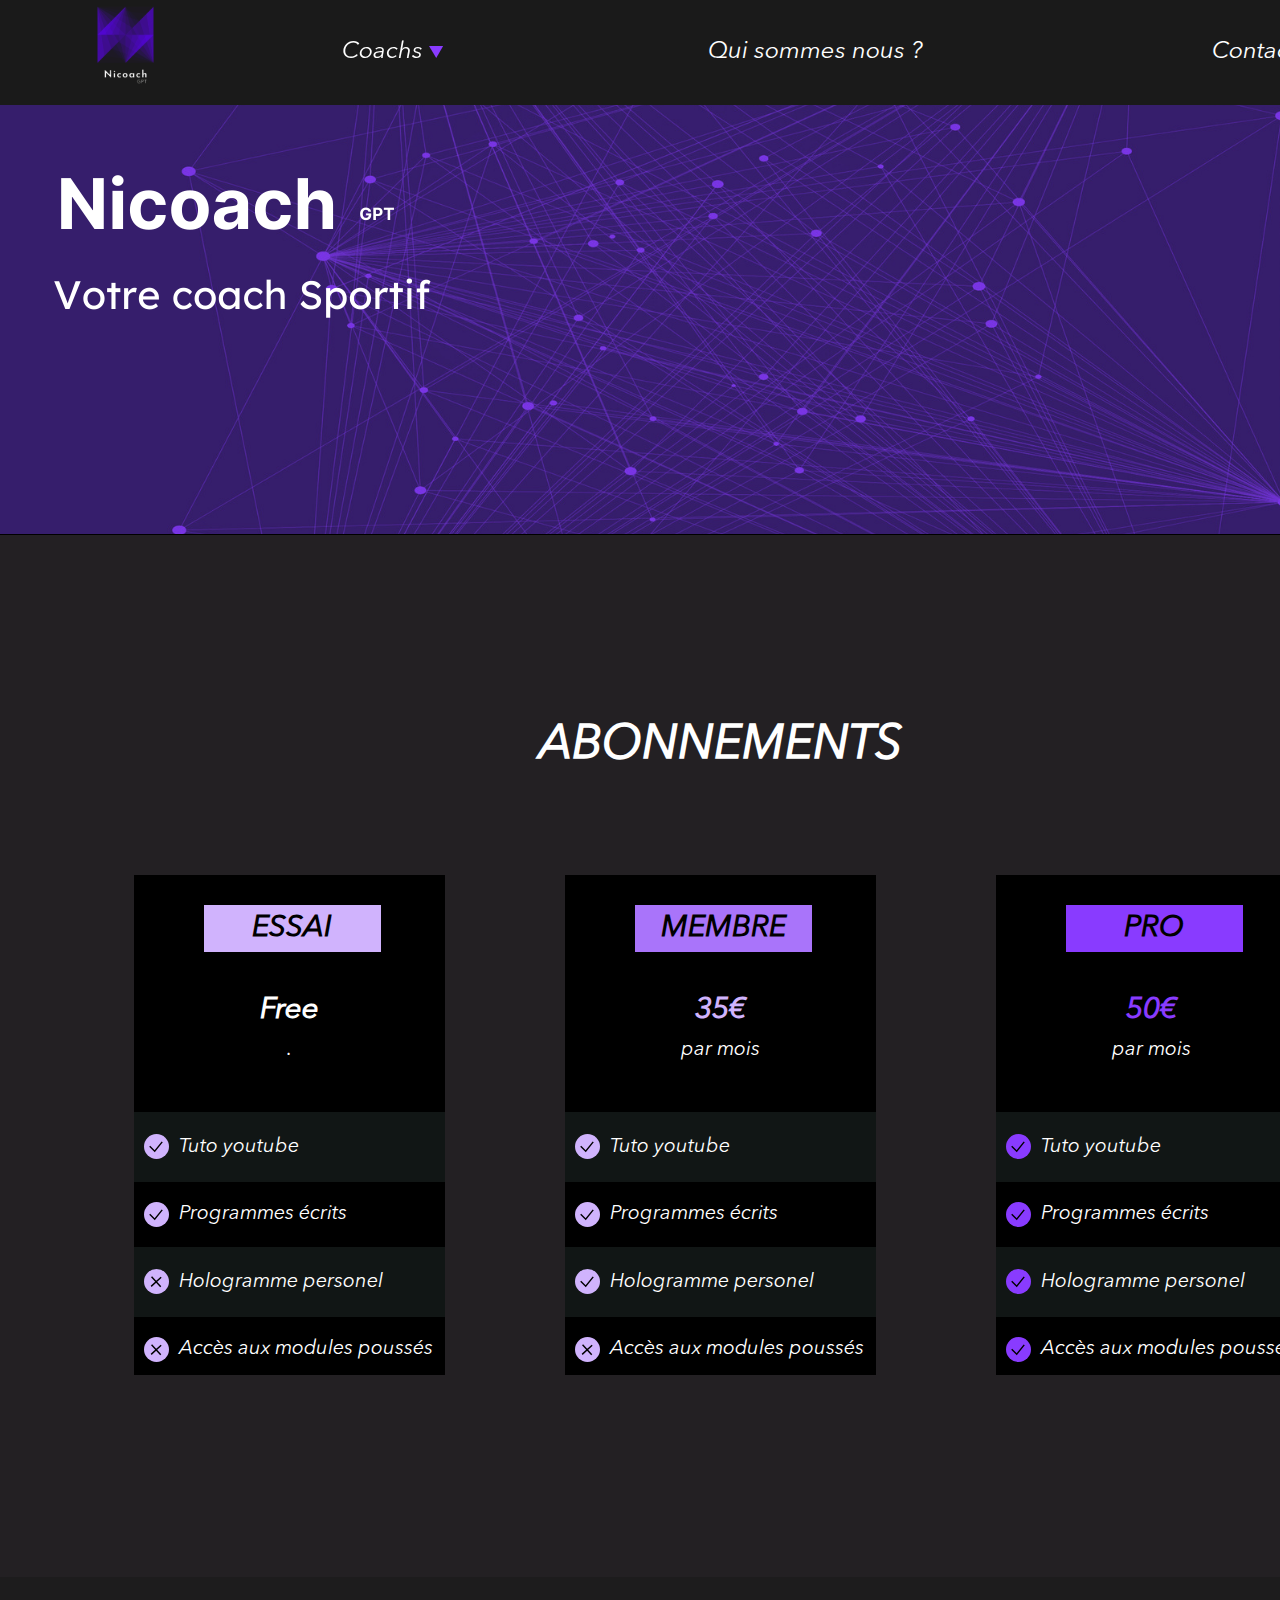
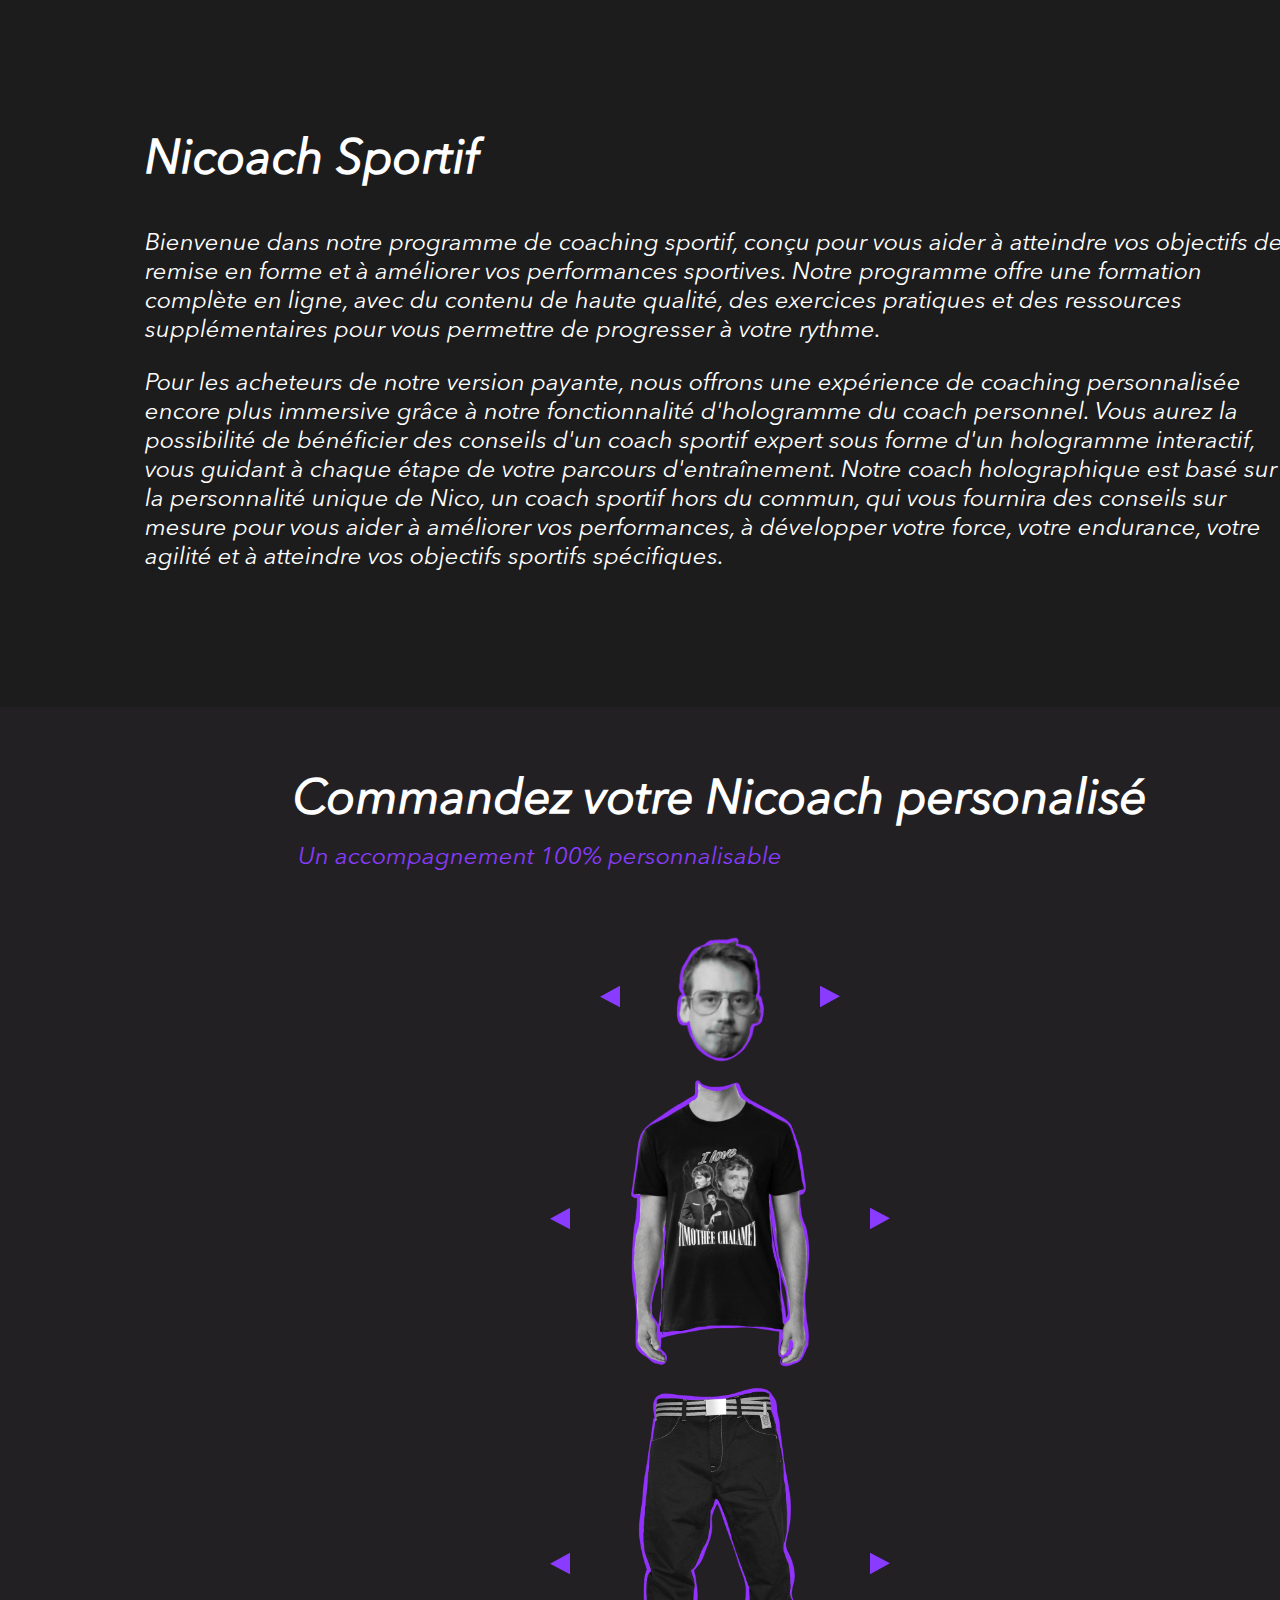
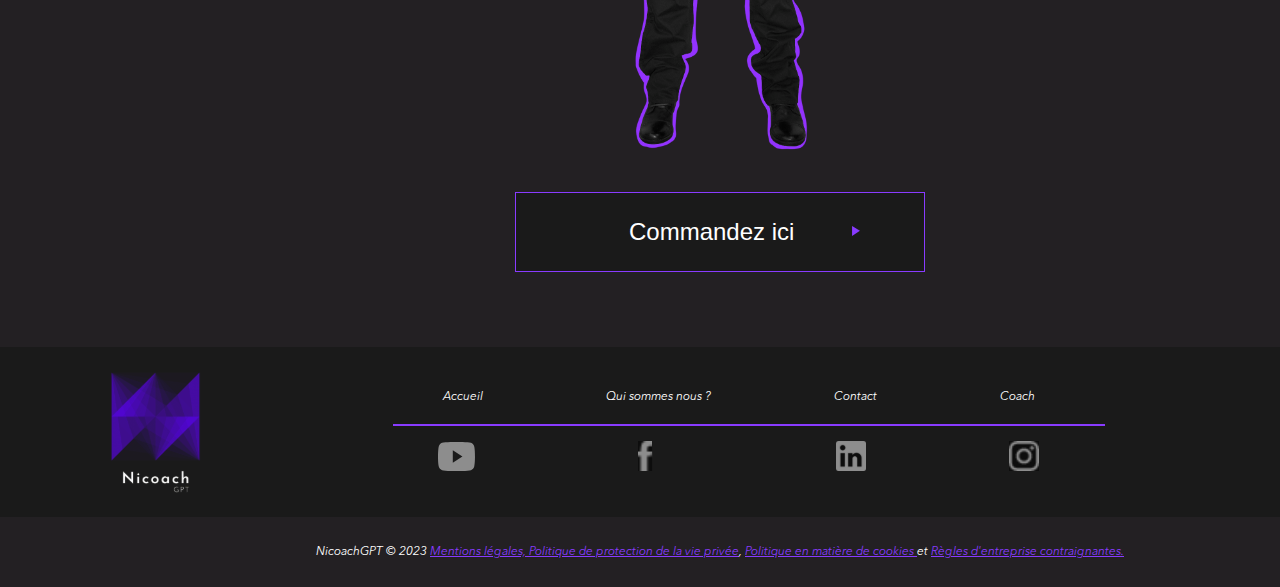
<file: HomePage/CoachSportif/Sportif.html>
<!DOCTYPE html>
<html>
    <head>
        <meta charset="UTF-8">
        <link rel="stylesheet" href="styleSportif.css">
        <title>Coach Sportif</title>
    </head>
    <body>
        <header>
            <nav>
                <a class="lien_logo" href="../index.html">
                    <img class="logo" src="../Image/logo_transparent 1.svg" alt="logo nicoachGPT">
                </a>
                <ul class="tout_menu">
                    <li class="li_coach">Coachs <img src="../Image/flecheBas.svg" alt="flèche mauve">
                        <ul class="menu_deroulant">
                            <li class= "texte_menu_haut"><a href="../CoachWebDev/WebDev.html">Web Dev <img class="fleche_cote"src="../Image/flecheCote.svg" alt="flèche coté"></a></li>
                            <li class= "texte_menu"><a href="../CaochPhoto/Photos.html">Photo <img class="fleche_cote_1"src="../Image/flecheCote.svg" alt="flèche coté"></a></li>
                            <li class= "texte_menu"><a href="../CoachLifeStyle/LifeStyle.html">Life Style <img class="fleche_cote"src="../Image/flecheCote.svg" alt="flèche coté"></a></li>
                            <li class= "texte_menu"><a href="../CoachCulinaire/Culinaire.html">Culinaire <img class="fleche_cote" src="../Image/flecheCote.svg" alt="flèche coté"></a></li>
                            <li class= "texte_menu"><a href="../CoachSportif/Sportif.html">Sportif <img class="fleche_cote_2" src="../Image/flecheCote.svg" alt="flèche coté"></a></li>
                        </ul>
                    </li>
                    <li><a href="../QuiSommesNous/QuiSommesNous.html">Qui sommes nous ?</a></li>
                    <li><a href="../Contact/Contact.html">Contact</a></li>
                </ul>
            </nav>
                <img class="img_banniere" src="../Image/baniereSportif.svg" alt="Banière">
        </header>
        <main>
            <section class="abonement">
                <h2>ABONNEMENTS</h2>
                <div class="container_article">
                    <article>
                        <h3 class="essaie">ESSAI</h3>
                        <h4>Free</h4>
                        <p class="p_article">.</p>
                        <p class="fond_gris"><img class="rond" src="../Image/rond avec v mauve clair.svg" alt="rond avec v">Tuto youtube</p>
                        <p><img class="rond" src="../Image/rond avec v mauve clair.svg" alt="rond avec v">Programmes écrits</p>
                        <p class="fond_gris"><img class="rond" src="../Image/rond avec croix mauve clair.svg" alt="rond avec croix">Hologramme personel</p>
                        <p><img class="rond" src="../Image/rond avec croix mauve clair.svg" alt="rond avec croix">Accès aux modules poussés</p>
                    </article>
                    <article>
                        <h3 class="membre">MEMBRE</h3>
                        <h4 class="prix_membre">35€</h4>
                        <p class="p_article">par mois</p>
                        <p class="fond_gris"><img class="rond" src="../Image/rond avec v mauve clair.svg" alt="rond avec v">Tuto youtube</p>
                        <p><img class="rond" src="../Image/rond avec v mauve clair.svg" alt="rond avec v">Programmes écrits</p>
                        <p class="fond_gris"><img  class="rond"src="../Image/rond avec v mauve clair.svg" alt="rond avec v">Hologramme personel</p>
                        <p><img class="rond" src="../Image/rond avec croix mauve clair.svg" alt="rond avec croix">Accès aux modules poussés</p>
                    </article>
                    <article>
                        <h3 class="pro">PRO</h3>
                        <h4 class="prix_pro">50€</h4>
                        <p class="p_article">par mois</p>
                        <p class="fond_gris"> <img class="rond" src="../Image/rond avec v mauve fonce.svg" alt="rond avec v">Tuto youtube</p>
                        <p><img class="rond"src="../Image/rond avec v mauve fonce.svg" alt="rond avec v">Programmes écrits</p>
                        <p class="fond_gris"><img class="rond"src="../Image/rond avec v mauve fonce.svg" alt="rond avec v">Hologramme personel</p>
                        <p><img class="rond"src="../Image/rond avec v mauve fonce.svg" alt="rond avec v">Accès aux modules poussés</p>
                    </article>
                </div>
            </section>
            <section class="descriptif">
                <div class="text_descriptif">
                    <h2>Nicoach <span id="sportif">Sportif</span></h2>
                    <p>Bienvenue dans notre programme de coaching sportif, conçu pour vous aider à atteindre vos objectifs de remise en forme et à améliorer vos performances 
                        sportives. Notre programme offre une formation complète en ligne, avec du contenu de haute qualité, des exercices pratiques et des ressources supplémentaires 
                        pour vous permettre de progresser à votre rythme.</p>
                    <p>Pour les acheteurs de notre version payante, nous offrons une expérience de coaching personnalisée encore plus immersive grâce à notre fonctionnalité 
                        d'hologramme du coach personnel. Vous aurez la possibilité de bénéficier des conseils d'un coach sportif expert sous forme d'un hologramme interactif, 
                        vous guidant à chaque étape de votre parcours d'entraînement. Notre coach holographique est basé sur la personnalité unique de Nico, un coach sportif hors du 
                        commun, qui vous fournira des conseils sur mesure pour vous aider à améliorer vos performances, à développer votre force, votre endurance, votre agilité et à 
                        atteindre vos objectifs sportifs spécifiques.</p>
                </div>
            </section>
            <section class="caroussel">
                <div class="block_caroussel">
                    <h2>Commandez votre Nicoach personalisé</h2>
                    <p class="p_caroussel">Un accompagnement 100% personnalisable</p>
                    <article class="container_caroussel">
                        <div class="container_tete">
                            <div id="block_tete">
                                <div id="precedentTete" onclick="ChangeSlideTete(-1)"><img class="fleche_caroussel" src="../Image/fleche gauche coach.svg" alt="fleche gauche"></div>
                                <img id="tete" src="../Image/teteNicoachLunette.png" alt="tete nicoach">
                                <div id="suivantTete" onclick="ChangeSlideTete(1)"><img class="fleche_caroussel"  src="../Image/fleche droite coach.svg" alt="fleche droite"></div>
                                </div>
                        </div>
                        <div class="container_corp">
                            <div id="block_corp">
                                <div id="precedentCorp" onclick="ChangeSlideCorp(-1)"><img class="fleche_caroussel" src="../Image/fleche gauche coach.svg" alt="fleche gauche"></div>
                                <img id="corp" src="../Image/tShirt.png" alt="survet">
                                <div id="suivantCorp" onclick="ChangeSlideCorp(1)"><img class="fleche_caroussel" src="../Image/fleche droite coach.svg" alt="fleche droite"></div>
                            </div>
                        </div>
                        <div class="container_jambe">
                            <div id="block_jambe">
                                <div id="precedentJambe" onclick="ChangeSlideJambe(-1)"><img class="fleche_caroussel" src="../Image/fleche gauche coach.svg" alt="fleche gauche"></div>
                                <img id="jambe" src="../Image/jeans.png" alt="survet">
                                <div id="suivantJambe" onclick="ChangeSlideJambe(1)"><img class="fleche_caroussel" src="../Image/fleche droite coach.svg" alt="fleche droite"></div>
                            </div>
                        </div>
                    </article>
                    <form action="../Paiement/Paiement.html">
                        <button type="submit">Commandez ici <img src="../Image/flecheCote.svg" alt="fleche cote"></button>
                    </form>
                </div>
            </section>
        </main>
        <footer>
            <section class="footer">
                <div class="logo_footer">
                    <a href="../index.html">
                    <img class="logo_footer" src="../Image/logo_transparent 1.svg" alt="logo">
                    </a>
                </div>
                <div class="container_footer">
                    <div class="lien_footer">
                        <a href="../index.html">Accueil</a>
                        <a href="../QuiSommesNous/QuiSommesNous.html">Qui sommes nous ?</a>
                        <a href="../Contact/Contact.html">Contact</a>
                        <a href="../index.html#liste_coach">Coach</a>
                    </div>
                    <div class="logo_reseau">
                        <img id="logo_youtube"src="../Image/Youtube logo.svg" alt="logo youtube">
                        <img id="logo_facebook" src="../Image/Facebook logo.svg" alt="logo facebook">
                        <img id="logo_linkedin" src="../Image/Linkedin Logo.svg" alt="logo linkedin">
                        <img id="logo_instagram" src="../Image/Instagram logo.svg" alt="logo Instagram">
                    </div>
                </div>
            </section>
            <section class="footer_mention">
                <p>NicoachGPT © 2023 <a href=""> Mentions légales, Politique de protection de la vie privée</a>,
                    <a href=""> Politique en matière de cookies </a>et <a href=""> Règles d'entreprise contraignantes.</a></p>
            </section>
        </footer>
        <script src="sportif.js"></script>
    </body>
</html>
</file>
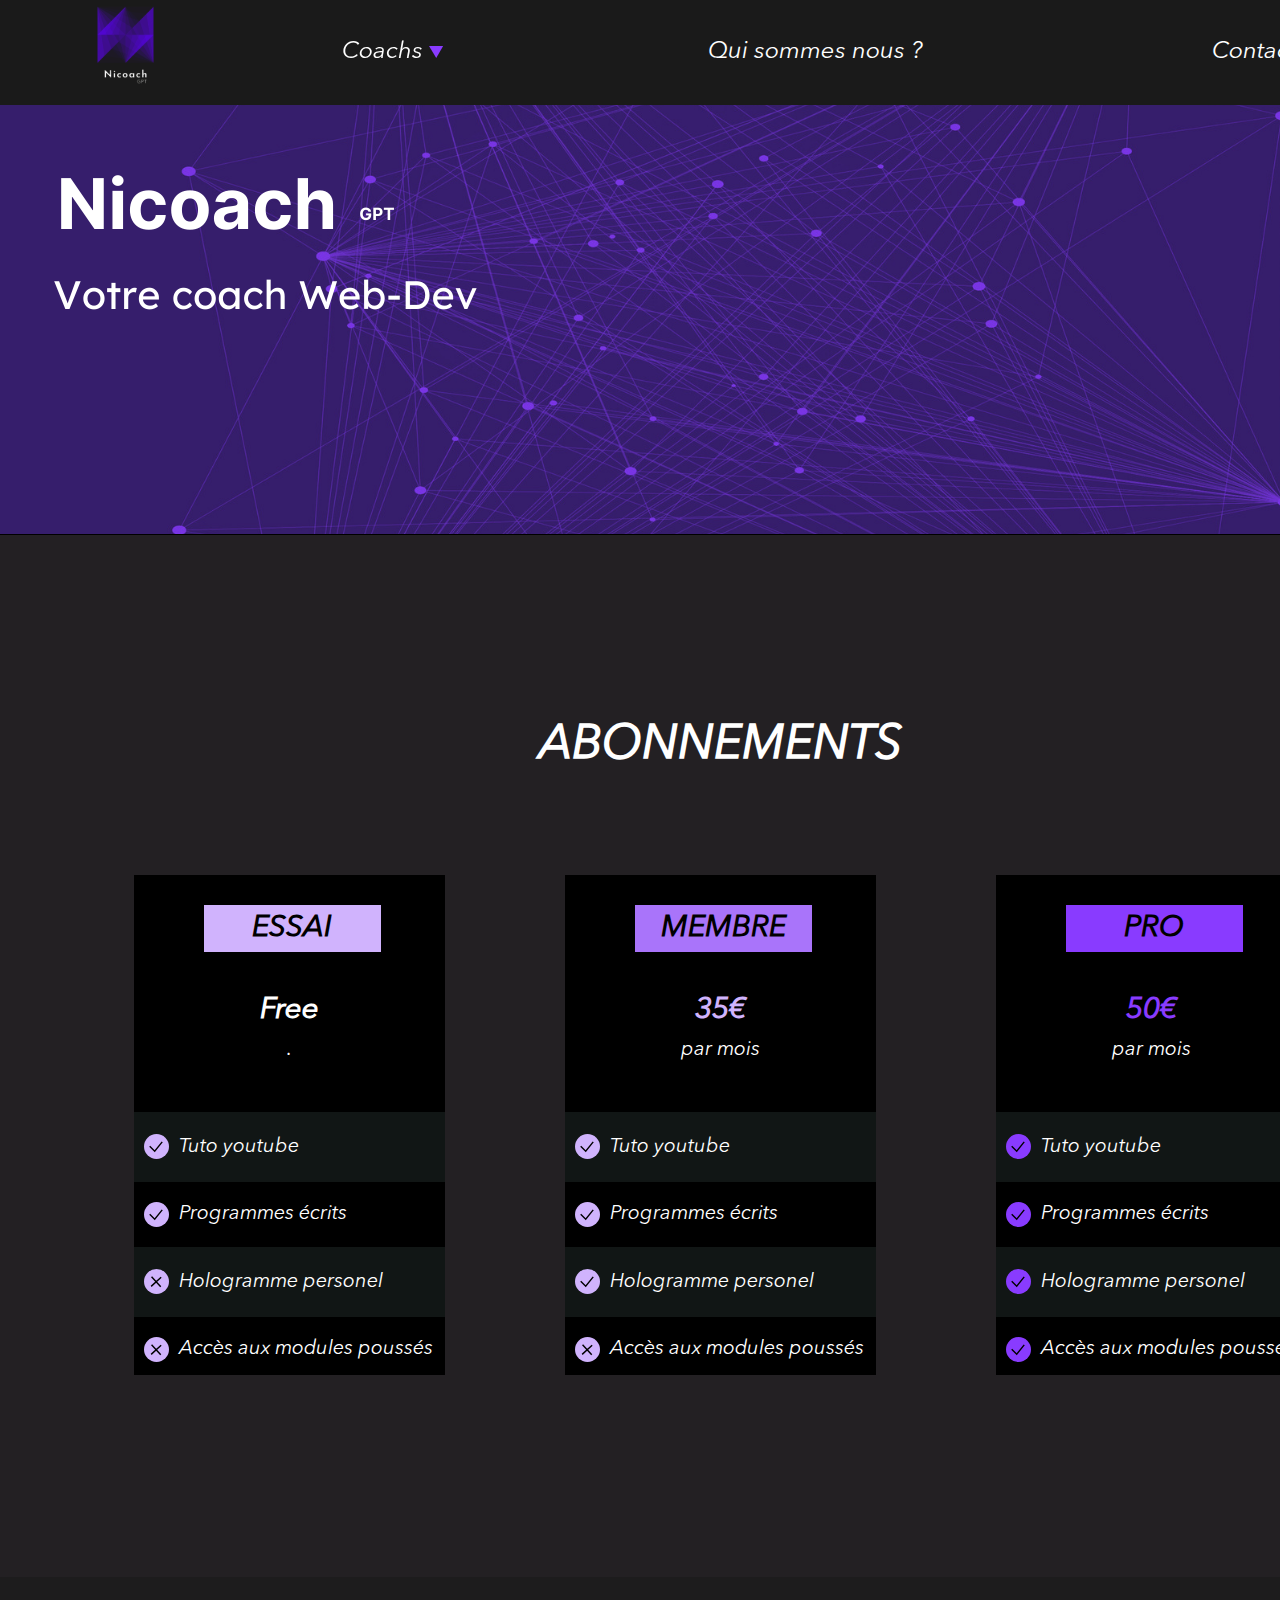
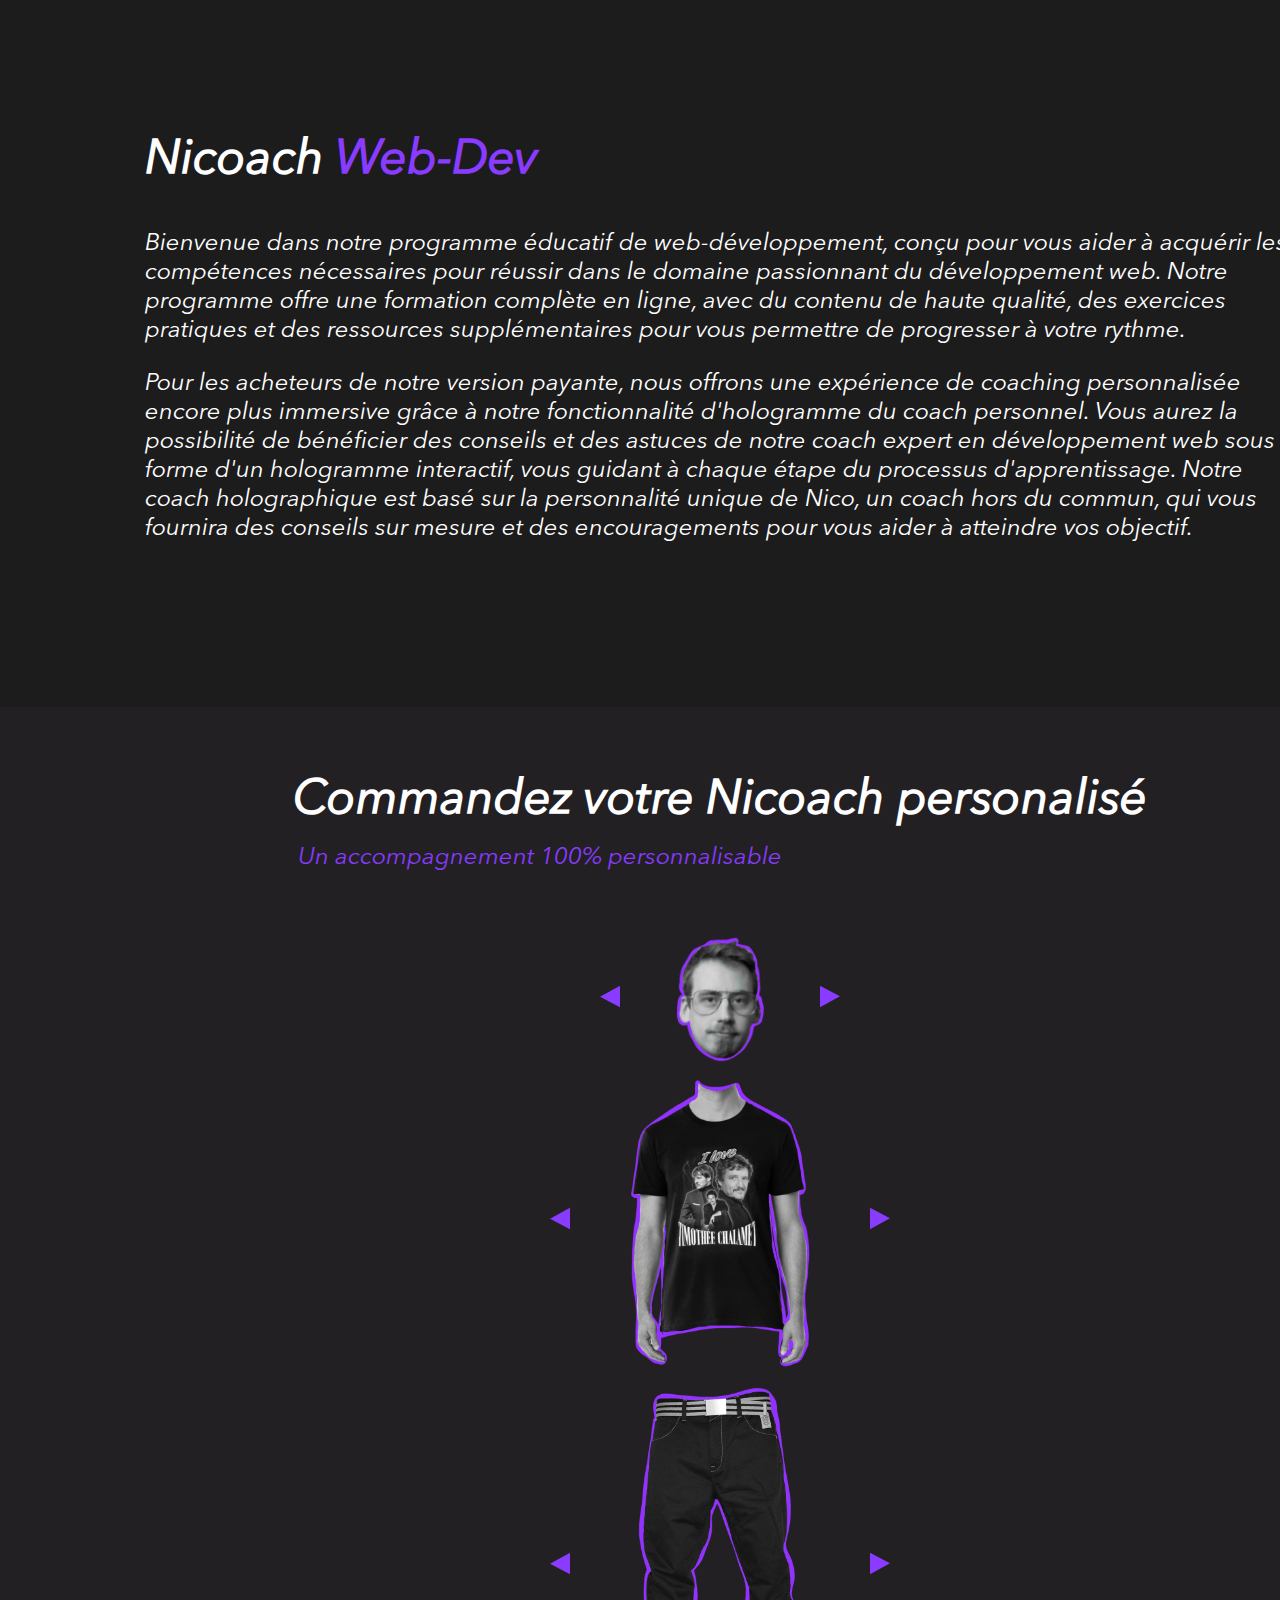
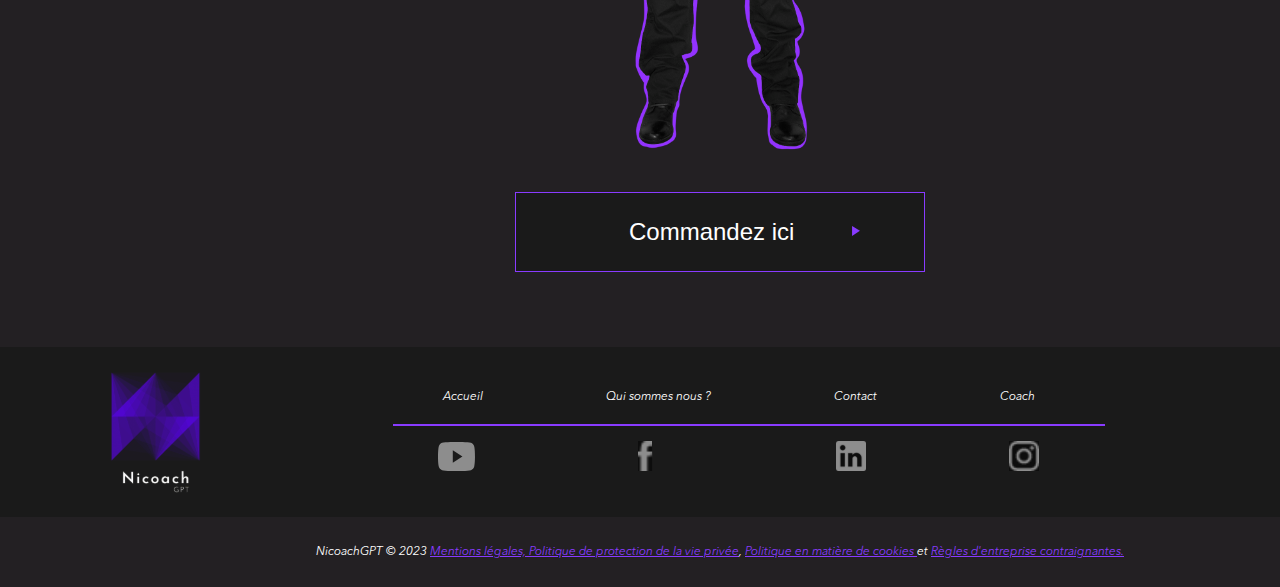
<file: HomePage/CoachWebDev/WebDev.html>
<!DOCTYPE html>
<html>
    <head>
        <meta charset="UTF-8">
        <link rel="stylesheet" href="styleWebDev.css">
        <title>Coach Web Dev</title>
    </head>
    <body>
        <header>
            <nav>
                <a class="lien_logo" href="../index.html">
                    <img class="logo" src="../Image/logo_transparent 1.svg" alt="logo nicoachGPT">
                </a>
                <ul class="tout_menu">
                    <li class="li_coach">Coachs <img src="../Image/flecheBas.svg" alt="flèche mauve">
                        <ul class="menu_deroulant">
                            <li class= "texte_menu_haut"><a href="../CoachWebDev/WebDev.html">Web Dev <img class="fleche_cote"src="../Image/flecheCote.svg" alt="flèche coté"></a></li>
                            <li class= "texte_menu"><a href="../CaochPhoto/Photos.html">Photo <img class="fleche_cote_1"src="../Image/flecheCote.svg" alt="flèche coté"></a></li>
                            <li class= "texte_menu"><a href="../CoachLifeStyle/LifeStyle.html">Life Style <img class="fleche_cote"src="../Image/flecheCote.svg" alt="flèche coté"></a></li>
                            <li class= "texte_menu"><a href="../CoachCulinaire/Culinaire.html">Culinaire <img class="fleche_cote" src="../Image/flecheCote.svg" alt="flèche coté"></a></li>
                            <li class= "texte_menu"><a href="../CoachSportif/Sportif.html">Sportif <img class="fleche_cote_2" src="../Image/flecheCote.svg" alt="flèche coté"></a></li>
                        </ul>
                    </li>
                    <li><a href="../QuiSommesNous/QuiSommesNous.html">Qui sommes nous ?</a></li>
                    <li><a href="../Contact/Contact.html">Contact</a></li>
                </ul>
            </nav>
                <img class="img_banniere" src="../Image/baniereCoachWebDev.svg" alt="Banière">
        </header>
        <main>
            <section class="abonement">
                <h2>ABONNEMENTS</h2>
                <div class="container_article">
                    <article>
                        <h3 class="essaie">ESSAI</h3>
                        <h4>Free</h4>
                        <p class="p_article">.</p>
                        <p class="fond_gris"><img class="rond" src="../Image/rond avec v mauve clair.svg" alt="rond avec v">Tuto youtube</p>
                        <p><img class="rond" src="../Image/rond avec v mauve clair.svg" alt="rond avec v">Programmes écrits</p>
                        <p class="fond_gris"><img class="rond" src="../Image/rond avec croix mauve clair.svg" alt="rond avec croix">Hologramme personel</p>
                        <p><img class="rond" src="../Image/rond avec croix mauve clair.svg" alt="rond avec croix">Accès aux modules poussés</p>
                    </article>
                    <article>
                        <h3 class="membre">MEMBRE</h3>
                        <h4 class="prix_membre">35€</h4>
                        <p class="p_article">par mois</p>
                        <p class="fond_gris"><img class="rond" src="../Image/rond avec v mauve clair.svg" alt="rond avec v">Tuto youtube</p>
                        <p><img class="rond" src="../Image/rond avec v mauve clair.svg" alt="rond avec v">Programmes écrits</p>
                        <p class="fond_gris"><img  class="rond"src="../Image/rond avec v mauve clair.svg" alt="rond avec v">Hologramme personel</p>
                        <p><img class="rond" src="../Image/rond avec croix mauve clair.svg" alt="rond avec croix">Accès aux modules poussés</p>
                    </article>
                    <article>
                        <h3 class="pro">PRO</h3>
                        <h4 class="prix_pro">50€</h4>
                        <p class="p_article">par mois</p>
                        <p class="fond_gris"> <img class="rond" src="../Image/rond avec v mauve fonce.svg" alt="rond avec v">Tuto youtube</p>
                        <p><img class="rond"src="../Image/rond avec v mauve fonce.svg" alt="rond avec v">Programmes écrits</p>
                        <p class="fond_gris"><img class="rond"src="../Image/rond avec v mauve fonce.svg" alt="rond avec v">Hologramme personel</p>
                        <p><img class="rond"src="../Image/rond avec v mauve fonce.svg" alt="rond avec v">Accès aux modules poussés</p>
                    </article>
                </div>
            </section>
            <section class="descriptif">
                <div class="text_descriptif">
                    <h2>Nicoach <span id="webDev">Web-Dev</span></h2>
                    <p>Bienvenue dans notre programme éducatif de web-développement, conçu pour vous aider à acquérir les compétences nécessaires pour réussir dans le domaine 
                        passionnant du développement web. Notre programme offre une formation complète en ligne, avec du contenu de haute qualité, des exercices pratiques et des 
                        ressources supplémentaires pour vous permettre de progresser à votre rythme.</p>
                    <p>Pour les acheteurs de notre version payante, nous offrons une expérience de coaching personnalisée encore plus immersive grâce à notre fonctionnalité d'hologramme 
                        du coach personnel. Vous aurez la possibilité de bénéficier des conseils et des astuces de notre coach expert en développement web sous forme d'un hologramme 
                        interactif, vous guidant à chaque étape du processus d'apprentissage. Notre coach holographique est basé sur la personnalité unique de Nico, un coach hors du 
                        commun, qui vous fournira des conseils sur mesure et des encouragements pour vous aider à atteindre vos objectif. </p>
                </div>
            </section>
            <section class="caroussel">
                <div class="block_caroussel">
                    <h2>Commandez votre Nicoach personalisé</h2>
                    <p class="p_caroussel">Un accompagnement 100% personnalisable</p>
                    <article class="container_caroussel">
                        <div class="container_tete">
                            <div id="block_tete">
                                <div id="precedentTete" onclick="ChangeSlideTete(-1)"><img class="fleche_caroussel" src="../Image/fleche gauche coach.svg" alt="fleche gauche"></div>
                                <img id="tete" src="../Image/teteNicoachLunette.png" alt="tete nicoach">
                                <div id="suivantTete" onclick="ChangeSlideTete(1)"><img class="fleche_caroussel"  src="../Image/fleche droite coach.svg" alt="fleche droite"></div>
                                </div>
                        </div>
                        <div class="container_corp">
                            <div id="block_corp">
                                <div id="precedentCorp" onclick="ChangeSlideCorp(-1)"><img class="fleche_caroussel" src="../Image/fleche gauche coach.svg" alt="fleche gauche"></div>
                                <img id="corp" src="../Image/tShirt.png" alt="survet">
                                <div id="suivantCorp" onclick="ChangeSlideCorp(1)"><img class="fleche_caroussel" src="../Image/fleche droite coach.svg" alt="fleche droite"></div>
                            </div>
                        </div>
                        <div class="container_jambe">
                            <div id="block_jambe">
                                <div id="precedentJambe" onclick="ChangeSlideJambe(-1)"><img class="fleche_caroussel" src="../Image/fleche gauche coach.svg" alt="fleche gauche"></div>
                                <img id="jambe" src="../Image/jeans.png" alt="survet">
                                <div id="suivantJambe" onclick="ChangeSlideJambe(1)"><img class="fleche_caroussel" src="../Image/fleche droite coach.svg" alt="fleche droite"></div>
                            </div>
                        </div>
                    </article>
                    <form action="../Paiement/Paiement.html">
                        <button type="submit">Commandez ici <img src="../Image/flecheCote.svg" alt="fleche cote"></button>
                    </form>
                </div>
            </section>
        </main>
        <footer>
            <section class="footer">
                <div class="logo_footer">
                    <a href="../index.html">
                    <img class="logo_footer" src="../Image/logo_transparent 1.svg" alt="logo">
                    </a>
                </div>
                <div class="container_footer">
                    <div class="lien_footer">
                        <a href="../index.html">Accueil</a>
                        <a href="../QuiSommesNous/QuiSommesNous.html">Qui sommes nous ?</a>
                        <a href="../Contact/Contact.html">Contact</a>
                        <a href="../index.html#liste_coach">Coach</a>
                    </div>
                    <div class="logo_reseau">
                        <img id="logo_youtube"src="../Image/Youtube logo.svg" alt="logo youtube">
                        <img id="logo_facebook" src="../Image/Facebook logo.svg" alt="logo facebook">
                        <img id="logo_linkedin" src="../Image/Linkedin Logo.svg" alt="logo linkedin">
                        <img id="logo_instagram" src="../Image/Instagram logo.svg" alt="logo Instagram">
                    </div>
                </div>
            </section>
            <section class="footer_mention">
                <p>NicoachGPT © 2023 <a href=""> Mentions légales, Politique de protection de la vie privée</a>,
                    <a href=""> Politique en matière de cookies </a>et <a href=""> Règles d'entreprise contraignantes.</a></p>
            </section>
        </footer>
        <script src="webDev.js"></script>
    </body>
</html>
</file>
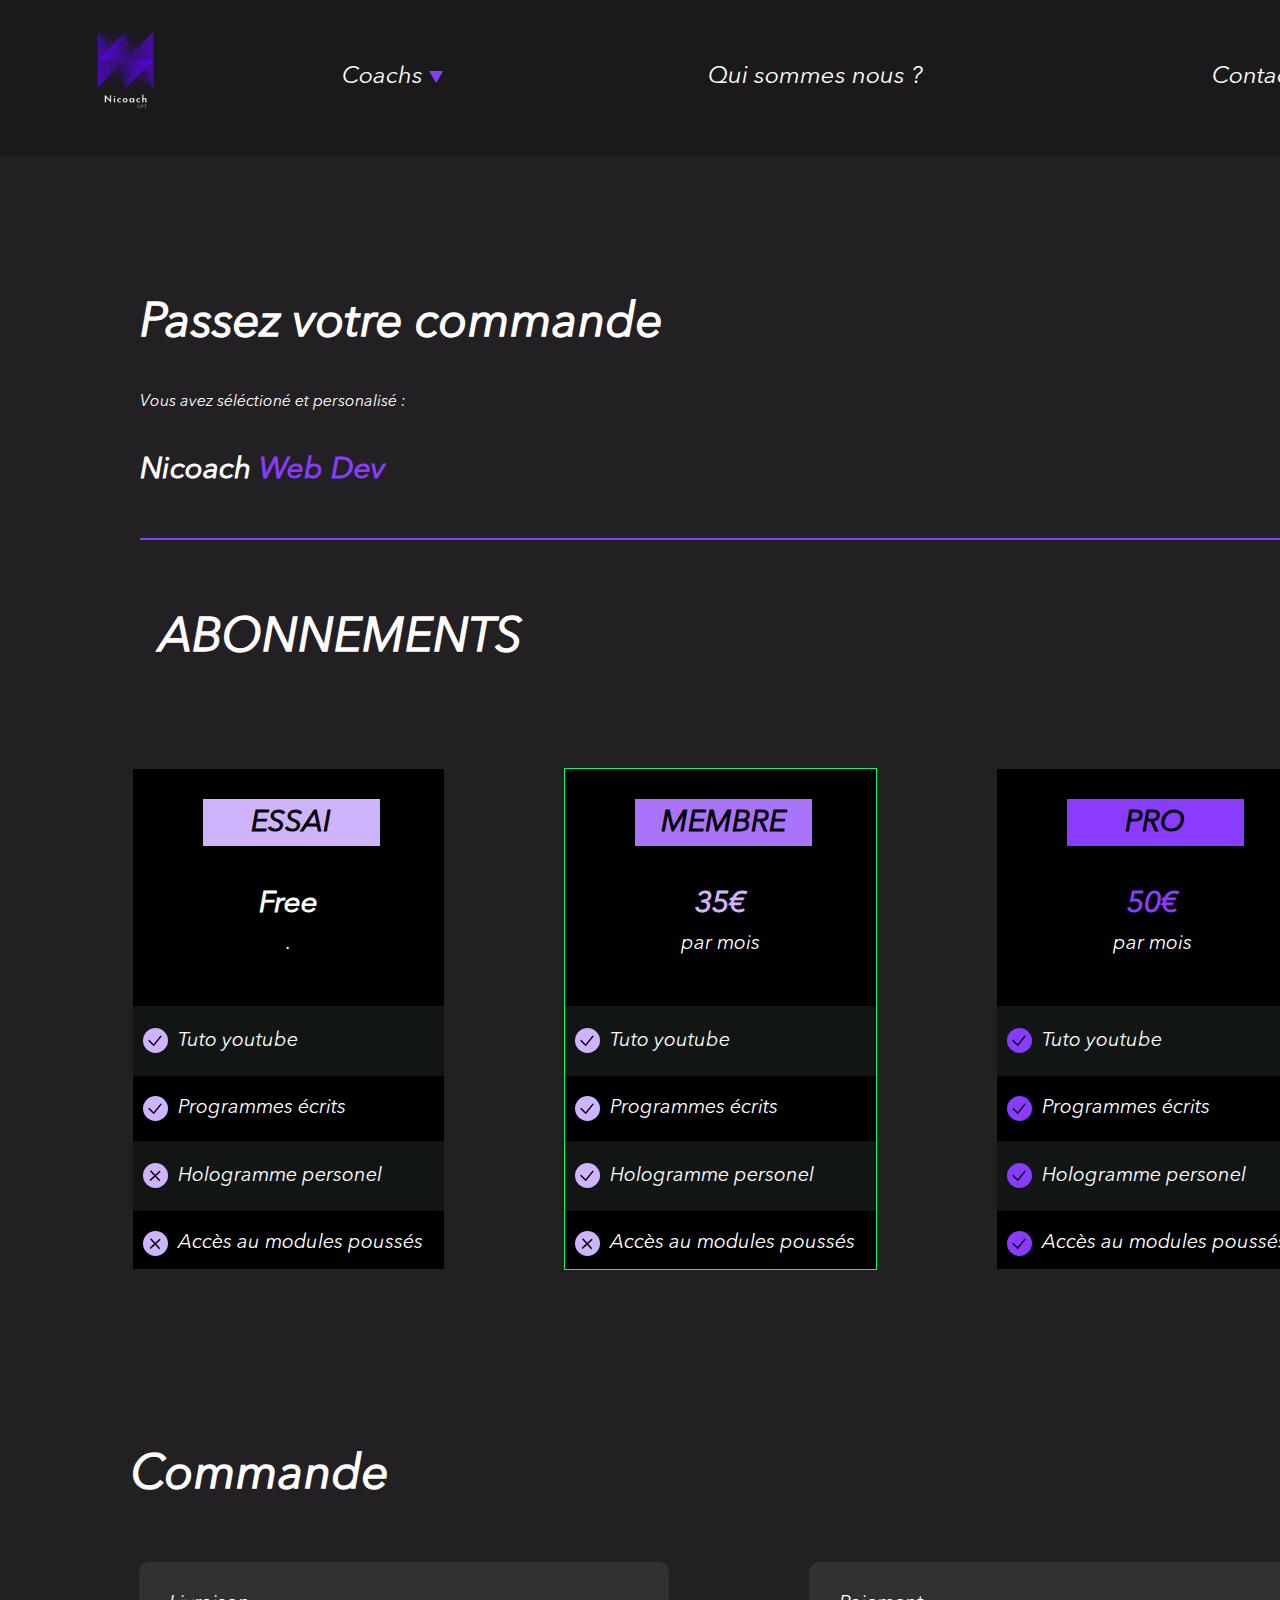
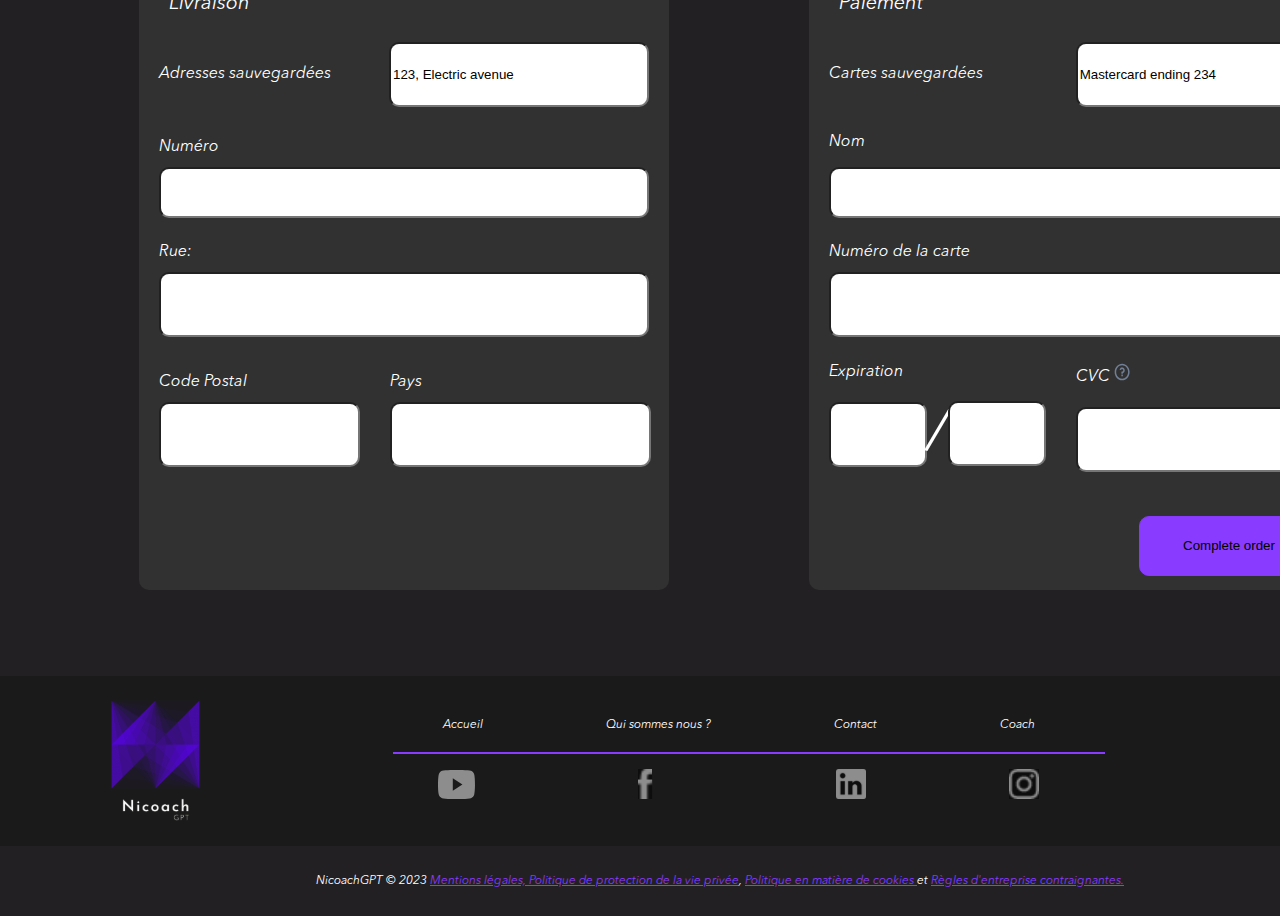
<file: HomePage/Paiement/Paiement.html>
<!DOCTYPE html>
<html>
    <head>
        <meta charset="UTF-8">
        <link rel="stylesheet" href="stylePaiement.css">
        <title>Paiement</title>
    </head>
    <body>
        <header>
            <nav>
                <a class="lien_logo"href="../index.html">
                    <img class="logo" src="../Image/logo_transparent 1.svg" alt="logo nicoachGPT">
                </a>
                <ul class="tout_menu">
                    <li class="li_coach">Coachs <img src="../Image/flecheBas.svg" alt="flèche mauve">
                        <ul class="menu_deroulant">
                            <li class= "texte_menu_haut"><a href="../CoachWebDev/WebDev.html">Web Dev <img class="fleche_cote"src="../Image/flecheCote.svg" alt="flèche coté"></a></li>
                            <li class= "texte_menu"><a href="../CaochPhoto/Photos.html">Photo <img class="fleche_cote_1"src="../Image/flecheCote.svg" alt="flèche coté"></a></li>
                            <li class= "texte_menu"><a href="../CoachLifeStyle/LifeStyle.html">Life Style <img class="fleche_cote"src="../Image/flecheCote.svg" alt="flèche coté"></a></li>
                            <li class= "texte_menu"><a href="../CoachCulinaire/Culinaire.html">Culinaire <img class="fleche_cote" src="../Image/flecheCote.svg" alt="flèche coté"></a></li>
                            <li class= "texte_menu"><a href="../CoachSportif/Sportif.html">Sportif <img class="fleche_cote_2" src="../Image/flecheCote.svg" alt="flèche coté"></a></li>
                        </ul>
                    </li>
                    <li><a href="../QuiSommesNous/QuiSommesNous.html">Qui sommes nous ?</a></li>
                    <li><a href="../Contact/Contact.html">Contact</a></li>
                </ul>
            </nav>
        </header>
        <main>
            <section class="text_section1">
                <h2>Passez votre commande</h2>
                <p>Vous avez séléctioné et personalisé : </p>
                <h4 class="text_a_souligner">Nicoach <span class="mot_en_mauve">Web Dev</span></h4>
            </section>
            <section class="abonement">
                <h2>ABONNEMENTS</h2>
                <div class="container_article">
                    <article>
                        <h3 class="essaie">ESSAI</h3>
                        <h4>Free</h4>
                        <p class="p_article">.</p>
                        <p class="fond_gris"><img class="rond" src="../Image/rond avec v mauve clair.svg" alt="rond avec v">Tuto youtube</p>
                        <p><img class="rond" src="../Image/rond avec v mauve clair.svg" alt="rond avec v">Programmes écrits</p>
                        <p class="fond_gris"><img class="rond" src="../Image/rond avec croix mauve clair.svg" alt="rond avec croix">Hologramme personel</p>
                        <p><img class="rond" src="../Image/rond avec croix mauve clair.svg" alt="rond avec croix">Accès au modules poussés</p>
                    </article>
                    <article class="block_membre">
                        <h3 class="membre">MEMBRE</h3>
                        <h4 class="prix_membre">35€</h4>
                        <p class="p_article">par mois</p>
                        <p class="fond_gris"><img class="rond" src="../Image/rond avec v mauve clair.svg" alt="rond avec v">Tuto youtube</p>
                        <p><img class="rond" src="../Image/rond avec v mauve clair.svg" alt="rond avec v">Programmes écrits</p>
                        <p class="fond_gris"><img  class="rond"src="../Image/rond avec v mauve clair.svg" alt="rond avec v">Hologramme personel</p>
                        <p><img class="rond" src="../Image/rond avec croix mauve clair.svg" alt="rond avec croix">Accès au modules poussés</p>
                    </article>
                    <article>
                        <h3 class="pro">PRO</h3>
                        <h4 class="prix_pro">50€</h4>
                        <p class="p_article">par mois</p>
                        <p class="fond_gris"> <img class="rond" src="../Image/rond avec v mauve fonce.svg" alt="rond avec v">Tuto youtube</p>
                        <p><img class="rond"src="../Image/rond avec v mauve fonce.svg" alt="rond avec v">Programmes écrits</p>
                        <p class="fond_gris"><img class="rond"src="../Image/rond avec v mauve fonce.svg" alt="rond avec v">Hologramme personel</p>
                        <p><img class="rond"src="../Image/rond avec v mauve fonce.svg" alt="rond avec v">Accès au modules poussés</p>
                    </article>
                </div>
            </section>
            <section class="commande">
                <h2>Commande</h2>
                <form action="">
                    <p>Livraison</p>
                    <div class="adresse_sauvegarder">
                        <label for="input1">Adresses sauvegardées</label><br>
                        <input type="text" id="input1" name="input1" value="123, Electric avenue">
                    </div>
                    <div class="numero">
                        <label for="input2">Numéro</label>
                        <input type="text" id="input2" name="input2">
                    </div>
                    <div class="rue">
                        <label for="input3">Rue:</label>
                        <input type="text" id="input3" name="input3">
                    </div>
                    <div class="block_code_pays">
                        <div class="code_postal">
                            <label for="input4">Code Postal</label>
                            <input type="text" id="input4" name="input4">
                        </div>
                        <div class="pays">
                            <label for="input5">Pays</label>
                            <input type="text" id="input5" name="input5">
                        </div>
                    </div>
                </form>
                <form class="form2" action="">
                    <p>Paiement</p>
                    <div class="carte_sauvegarde">
                        <label for="input1">Cartes sauvegardées</label><br>
                        <input type="text" id="input1" name="input1" value="Mastercard ending 234"> <img class="fleche_form" src="../Image/vecteurFlecheForm.svg" alt="">
                    </div>
                    <div class="nom">
                        <label for="input2">Nom</label>
                        <input type="text" id="input2" name="input2"> <img class="rond_form" src="../Image/vecteurRondVForm.svg" alt="">
                    </div>
                    <div class="numero_carte">
                        <label for="input3">Numéro de la carte</label>
                        <input type="text" id="input3" name="input3">
                    </div>
                    <div class="block_expiration_cvc">
                        <div class="expiration">
                            <div class="expiration_mois">
                                <label for="input4">Expiration</label>
                                <input type="text" id="input4" name="input4">
                            </div>
                            <p class="p_expiration">/</p>
                            <div class="expiration_annee">
                                <label for="input5"></label>
                                <input type="text" id="input5" name="input5">
                            </div>
                        </div>
                        <div class="cvc">
                            <label for="input2">CVC <img src="../Image/vecteurPointDinterogation.svg" alt=""></label>
                            <input type="text" id="input2" name="input2">
                        </div>
                    </div>

                    <input class="complete" type="submit" value="Complete order">
                </form>
            </section>
        </main>
        <footer>
            <section class="footer">
                <div class="logo_footer">
                    <a href="../index.html">
                    <img class="logo_footer" src="../Image/logo_transparent 1.svg" alt="logo">
                    </a>
                </div>
                <div class="container_footer">
                    <div class="lien_footer">
                        <a href="../index.html">Accueil</a>
                        <a href="../QuiSommesNous/QuiSommesNous.html">Qui sommes nous ?</a>
                        <a href="../Contact/Contact.html">Contact</a>
                        <a href="../index.html#liste_coach">Coach</a>
                    </div>
                    <div class="logo_reseau">
                        <img id="logo_youtube"src="../Image/Youtube logo.svg" alt="logo youtube">
                        <img id="logo_facebook" src="../Image/Facebook logo.svg" alt="logo facebook">
                        <img id="logo_linkedin" src="../Image/Linkedin Logo.svg" alt="logo linkedin">
                        <img id="logo_instagram" src="../Image/Instagram logo.svg" alt="logo Instagram">
                    </div>
                </div>
            </section>
            <section class="footer_mention">
                <p>NicoachGPT © 2023 <a href=""> Mentions légales, Politique de protection de la vie privée</a>,
                    <a href=""> Politique en matière de cookies </a>et <a href=""> Règles d'entreprise contraignantes.</a></p>
            </section>
        </footer>
    </body>
</html>
</file>
<file: HomePage/style.css>
/* font */
@font-face {
  font-family: "Avenir";
  src:
  url(font/AvenirNextLTPro-It.otf),
  url(font/AvenirNextLTPro-Regular.otf);
}
/* mesure du corp du site */
body{
  margin:0 auto 0 auto ;
  padding:0;
  width: 1440px;
  height: 535px;
  background-color: black;
  font-family: "Avenir";
}
header{
  width:1440px;
  height:535px;
}
/* nav barre */

.img_banniere{
  width: 1440px;
  height: 535px;
  padding: 0;
  margin: 0;
}

.logo{
  width: 113px;
  height: 90px;
  margin-left: 69px;
}
.lien_logo{
  height:105px;
  margin:0;
  padding:0;
}
nav {
  display: flex;
  align-items: center;
  height:105px;
  background-color:#1A1A1A;
  background-size: contain;
  color:white;
  font-size:24px;
  position:fixed;
  width: 1440px;
  z-index:9999;
}
.fleche_cote{
  position:relative;
  left:100px;
}
.fleche_cote_1{
  position:relative;
  left:125px;
}
.fleche_cote_2{
  position:relative;
  left:115px;
}

.tout_menu {
  display: flex;
  list-style: none;
  justify-content: space-around;
  width: 100%;
}

.li_coach {
  transform: translateY(1em);
}

nav li ul {
  position: absolute;
  display: none;
}

nav ul li:hover > ul {
  display: block;
}

nav ul li {
  display: block;
}

nav a {
  display: block;
  padding: 1em;
  text-decoration: none;
  color:white;
  background-color:#1A1A1A;
}

.menu_deroulant{
  top: 50px;
  height:90px;
  width:210px;
  font-size:16px;
  padding:0;
  left: -60px;
}

.texte_menu{
  border-bottom: #893BFF solid 1px;
}

.texte_menu_haut
{
  border-bottom: #893BFF solid 1px;
  border-top: #893BFF solid 1px;
}
/* footer */
.footer{
  background-color:#1A1A1A;
  color:white;
  height: 170px;
  display:flex;
  justify-content:center;
  align-items:center;
}
.container_footer{
  display:flex;
  flex-direction:column;
  align-items: center;
  justify-content:space-around;
  width:770px;
  height:100px;
}
.container_footer a {
  margin:0 70px 0 50px;
  text-decoration: none;
}
.container_footer img {
  margin:0 100px 0 60px;
}
.logo_footer{
  width:177px;
  height:151px;
  margin: 0 0 0 -120px;
}
.logo_reseau{
  position:relative;
  left: 10px;
}
.lien_footer{
  border-bottom: #893BFF solid 2px;
  padding-bottom: 20px;
}
#logo_linkedin{
  position:relative;
  left: 20px;
}
footer {
  background-color: #232023;
  color:white;
  font-size:12px;
}

footer a {
  color:white;
}
.footer_mention{
  height: 70px;
  display:flex;
  justify-content:center;
  align-items:center;
}
.footer_mention a {
  color:#893BFF; 
}
/* 1ere section */
.nicoach {
  background-color: #232023;
  color:white;
  display: flex;
  justify-content: center;
  align-items: center;
  height:1050px;
  padding: 0;
  margin: 0;
}
.text_nicoach{
  display: flex;
  flex-direction: column;
  width: 420px;
  height: 350px;
  margin: 0 100px 0 -50px;
  font-size: 24px;
  position:relative;
  top:-160px;
}
h2{
  font-size: 48px;
}
.mot_nicoach{
  color: #893BFF;
}
.gpt{
  font-size: 14px;
  color: #893BFF;
}
.photo_nicoach{
  width: 455px;
  height: 600px;
}
/* 2eme section */
.equipe{
  background-color:#1A1A1A;
  color:white;
  height: 1010px;
  display: flex;
  justify-content: center;
  align-items: center;
}
.text_equipe{
  display: flex;
  flex-direction: column;
  width: 420px;
  height: 570px;
  margin: 0 100px 0 -50px;
  font-size: 24px;
  position:relative;
  left:160px;
  top: -50px;
}
.photo_equipe{
  width: 415px;
  height: 570px;
}
.paragraphe_equipe{
  font-size: 24px;
}
.button_equipe{
  position:relative;
  top:240px;
  width:410px;
  height:80px;
  background-color: #1A1A1A;
  color:white;
  border : #893BFF solid 1px;
}
.fleche_button{
  position:relative;
  left: 100px;
  top:2px;
}
/* 3eme section */
.nos_coach{
  background-color:#232023;
  color:white;
  height: 1050px;
  display: flex;
  flex-direction: column;
  justify-content: center;
  align-items: center;
}
.container_lien_coach{
  width:1000px;
  height:550px;
  display: flex;
  flex-direction: column;
  justify-content: center;
  align-items: center;
  position:relative;
  top:-150px;
}
.lien_coach{
  border-bottom:  #893BFF solid 2px;
  height:550px;
  width:1000px;
  margin: 20px 0 0 0;
  padding: auto;
  text-decoration: none;
  color:white;
  
}
.fleche_list_caoch{
  position:relative;
  left:750px;
}
.fleche_list_caoch_1{
  position:relative;
  left:745px;
}
.fleche_list_caoch_2{
  position:relative;
  left:780px;
}
.fleche_list_caoch_3{
  position:relative;
  left:775px;
}
.lien_coach{
  font-size: 24px;;
}
</file>
<file: HomePage/CaochPhoto/stylePhoto.css>
@font-face {
  font-family: "Avenir";
  src:
  url(../font/AvenirNextLTPro-It.otf),
  url(../font/AvenirNextLTPro-Regular.otf);
}

body{
  margin:0 auto 0 auto ;
  padding:0;
  width: 1440px;
  background-color: black;
  color: white;
  font-family: "Avenir";
}
header{
  width:1440px;
  height:535px;
}
main{
  display:flex;
  justify-content: center;
  align-items:center;
  flex-direction:column;
}
.logo{
  width: 113px;
  height: 90px;
  margin-left: 69px;
}
.lien_logo{
  height:105px;
  margin:0;
  padding:0;
}
nav {
  display: flex;
  align-items: center;
  height:105px;
  background-color:#1A1A1A;
  color:white;
  font-size:24px;
  position:fixed;
  width: 1440px;
  z-index:9999;
}
.fleche_cote{
  position:relative;
  left:100px;
}
.fleche_cote_1{
  position:relative;
  left:125px;
}
.fleche_cote_2{
  position:relative;
  left:115px;
}

.tout_menu {
  display: flex;
  list-style: none;
  justify-content: space-around;
  width: 100%;
}

.li_coach {
  transform: translateY(1em);
}

nav li ul {
  position: absolute;
  display: none;
}

nav ul li:hover > ul {
  display: block;
}

nav ul li {
  display: block;
}

nav a {
  display: block;
  padding: 1em;
  text-decoration: none;
  color:white;
  background-color:#1A1A1A;
}

.menu_deroulant{
  top: 50px;
  height:90px;
  width:210px;
  font-size:16px;
  padding:0;
  left: -60px;
}

.texte_menu{
  border-bottom: #893BFF solid 1px;
}

.texte_menu_haut
{
  border-bottom: #893BFF solid 1px;
  border-top: #893BFF solid 1px;
}

.footer{
  background-color:#1A1A1A;
  color:white;
  height: 170px;
  display:flex;
  justify-content:center;
  align-items:center;
}
.container_footer{
  display:flex;
  flex-direction:column;
  align-items: center;
  justify-content:space-around;
  width:770px;
  height:100px;
}
.container_footer a {
  margin:0 70px 0 50px;
  text-decoration: none;
}
.container_footer img {
  margin:0 100px 0 60px;
}
.logo_footer{
  width:177px;
  height:151px;
  margin: 0 0 0 -120px;
}
.logo_reseau{
  position:relative;
  left: 10px;
}
.lien_footer{
  border-bottom: #893BFF solid 2px;
  padding-bottom: 20px;
}
#logo_linkedin{
  position:relative;
  left: 20px;
}
footer {
  background-color: #232023;
  color:white;
  font-size:12px;
}

footer a {
  color:white;
}
.footer_mention{
  height: 70px;
  display:flex;
  justify-content:center;
  align-items:center;
}
.footer_mention a {
  color:#893BFF; 
}
.img_banniere{
  width: 1440px;
  height: 535px;
  padding: 0;
  margin: 0;
}
h2{
  font-size: 48px;
}
.container_tete{
  display:flex;
  justify-content:center;
}
.tete{
  width: 90px;
  height: 90px;
  position:relative;
  top:40px;
}
.container_corp{
  display:flex;
  justify-content:center;
}
  .corp{
    width: 200px;
    height: 200px;
    position:relative;
    left:5px;
    top:30px;
  }
.container_jambe{
  display:flex;
  justify-content:center;
  align-items: center;
}
  .jambe{
    width: 200px;
    height: 270px;
    position:relative;
    left:10px;
  }
.abonement{
  height:1042px;
  width:1440px;
  background-color:#232023;
   display:flex;
  align-items:center;
  justify-content:center;
  flex-direction:column;
}
.container_article{
  display:flex;
  align-items:center;
  justify-content:center;
}
.caroussel{
  width:1440px;
  height:1240px;
  background-color:#232023;
  display:flex;
  justify-content:center;
  align-items:center;
  flex-direction:column;
}
.fleche_caroussel{
  width:20px;
  height:25px;
  position:relative;
  margin: 50px;
}
.text_descriptif{
  width:1150px;
  height:500px;
  font-size: 24px;
}
.descriptif{
  display:flex;
  flex-direction:column;
  align-items:center;
  justify-content:center;
  height:730px;
  width:1440px;
  background-color:#1D1C1D;
}
#webDev{
  color:#893BFF;
}
.abonement article{
  width:311px;
  height:500px;
  background-color:black;
  margin:60px;
}
.rond{
  width:25px;
  height:25px;
  margin-right:10px;
  margin-left:10px;
}
h3{
  Width:177px;
Height:47px;
  font-size:30px;
  display:flex;
  justify-content:center;
  align-items:center;
  position:relative;
  left:70px;
}
.essaie{
  background-color:#D0B3FD;
  color:black;
}
.membre{
  background-color:#A974FA;
  color:black;
}
.pro{
  background-color:#893BFF;
  color:black;
}
.fond_gris{
background-color:#111615;
height:70px
}
article p {
font-size:20px;
display:flex;
align-items:center;
}
h4{
text-align:center;
font-size:30px;
}
.p_article{
display:flex;
justify-content:center;
position:relative;
top:-30px
}
.prix_membre{
color:#D0B3FD;
}
.prix_pro{
color: #893BFF;
}
.block_caroussel{
width:934px;
height:732px;
display:flex;
flex-direction:column;
justify-content:center;
align-items:center;
}
.container_caroussel{
width:345px;
height:395px;
display:flex;
flex-direction:column;
justify-content:center;
align-items:center;
position:relative;
top:-50px;
}
button{
position:relative;
top:200px;
width:410px;
height:80px;
background-color: #1A1A1A;
color:white;
border: #893BFF solid 1px;
font-size:24px;
}
form img{
position:relative;
left:50px;
top:-4px;
width:10px;
height:10px;
}
.p_caroussel{
position:relative;
left:-180px;
top:-300px;
font-size:24px;
color:#893BFF;
}
.block_caroussel h2{
position:relative;
top:-250px;
}

#precedentTete {
left: 0;
}

#suivantTete {
right: 0;
}

#block_tete:hover #precedentTete,
#block_tete:hover #suivantTete {
opacity: 1;
}
#precedentCorp {
left: 0;
}

#suivantCorp {
right: 0;
}

#block_corp:hover #precedentCorp,
#block_corp:hover #suivantCorp {
opacity: 1;
}
#precedentJambe {
left: 0;
}

#suivantJambe {
right: 0;
}

#block_jambe:hover #precedentJambe,
#block_jambe:hover #suivantJambe {
opacity: 1;
}
#block_tete{
display:flex;
align-items:center;
}
#tete{
width:100px;
}
#block_corp{
display:flex;
align-items:center;
}
#corp{
width:200px;
}
#block_jambe{
display:flex;
align-items:center;
}
#jambe{
width:200px;
}
</file>
<file: HomePage/CoachCulinaire/styleCulinaire.css>
@font-face {
  font-family: "Avenir";
  src:
  url(../font/AvenirNextLTPro-It.otf),
  url(../font/AvenirNextLTPro-Regular.otf);
}

body{
  margin:0 auto 0 auto ;
  padding:0;
  width: 1440px;
  background-color: black;
  color: white;
  font-family: "Avenir";
}
header{
  width:1440px;
  height:535px;
}
main{
  display:flex;
  justify-content: center;
  align-items:center;
  flex-direction:column;
}
.logo{
  width: 113px;
  height: 90px;
  margin-left: 69px;
}
.lien_logo{
  height:105px;
  margin:0;
  padding:0;
}
nav {
  display: flex;
  align-items: center;
  height:105px;
  background-color:#1A1A1A;
  color:white;
  font-size:24px;
  position:fixed;
  width: 1440px;
  z-index:9999;
}
.fleche_cote{
  position:relative;
  left:100px;
}
.fleche_cote_1{
  position:relative;
  left:125px;
}
.fleche_cote_2{
  position:relative;
  left:115px;
}

.tout_menu {
  display: flex;
  list-style: none;
  justify-content: space-around;
  width: 100%;
}

.li_coach {
  transform: translateY(1em);
}

nav li ul {
  position: absolute;
  display: none;
}

nav ul li:hover > ul {
  display: block;
}

nav ul li {
  display: block;
}

nav a {
  display: block;
  padding: 1em;
  text-decoration: none;
  color:white;
  background-color:#1A1A1A;
}

.menu_deroulant{
  top: 50px;
  height:90px;
  width:210px;
  font-size:16px;
  padding:0;
  left: -60px;
}

.texte_menu{
  border-bottom: #893BFF solid 1px;
}

.texte_menu_haut
{
  border-bottom: #893BFF solid 1px;
  border-top: #893BFF solid 1px;
}

.footer{
  background-color:#1A1A1A;
  color:white;
  height: 170px;
  display:flex;
  justify-content:center;
  align-items:center;
}
.container_footer{
  display:flex;
  flex-direction:column;
  align-items: center;
  justify-content:space-around;
  width:770px;
  height:100px;
}
.container_footer a {
  margin:0 70px 0 50px;
  text-decoration: none;
}
.container_footer img {
  margin:0 100px 0 60px;
}
.logo_footer{
  width:177px;
  height:151px;
  margin: 0 0 0 -120px;
}
.logo_reseau{
  position:relative;
  left: 10px;
}
.lien_footer{
  border-bottom: #893BFF solid 2px;
  padding-bottom: 20px;
}
#logo_linkedin{
  position:relative;
  left: 20px;
}
footer {
  background-color: #232023;
  color:white;
  font-size:12px;
}

footer a {
  color:white;
}
.footer_mention{
  height: 70px;
  display:flex;
  justify-content:center;
  align-items:center;
}
.footer_mention a {
  color:#893BFF; 
}
.img_banniere{
  width: 1440px;
  height: 535px;
  padding: 0;
  margin: 0;
}
h2{
  font-size: 48px;
}
.container_tete{
  display:flex;
  justify-content:center;
}
.tete{
  width: 90px;
  height: 90px;
  position:relative;
  top:40px;
}
.container_corp{
  display:flex;
  justify-content:center;
}
  .corp{
    width: 200px;
    height: 200px;
    position:relative;
    left:5px;
    top:30px;
  }
.container_jambe{
  display:flex;
  justify-content:center;
  align-items: center;
}
  .jambe{
    width: 200px;
    height: 270px;
    position:relative;
    left:10px;
  }
.abonement{
  height:1042px;
  width:1440px;
  background-color:#232023;
   display:flex;
  align-items:center;
  justify-content:center;
  flex-direction:column;
}
.container_article{
  display:flex;
  align-items:center;
  justify-content:center;
}
.caroussel{
  width:1440px;
  height:1240px;
  background-color:#232023;
  display:flex;
  justify-content:center;
  align-items:center;
  flex-direction:column;
}
.fleche_caroussel{
  width:20px;
  height:25px;
  position:relative;
  margin: 50px;
}
.text_descriptif{
  width:1150px;
  height:500px;
  font-size: 24px;
}
.descriptif{
  display:flex;
  flex-direction:column;
  align-items:center;
  justify-content:center;
  height:730px;
  width:1440px;
  background-color:#1D1C1D;
}
#webDev{
  color:#893BFF;
}
.abonement article{
  width:311px;
  height:500px;
  background-color:black;
  margin:60px;
}
.rond{
  width:25px;
  height:25px;
  margin-right:10px;
  margin-left:10px;
}
h3{
  Width:177px;
Height:47px;
  font-size:30px;
  display:flex;
  justify-content:center;
  align-items:center;
  position:relative;
  left:70px;
}
.essaie{
  background-color:#D0B3FD;
  color:black;
}
.membre{
  background-color:#A974FA;
  color:black;
}
.pro{
  background-color:#893BFF;
  color:black;
}
.fond_gris{
background-color:#111615;
height:70px
}
article p {
font-size:20px;
display:flex;
align-items:center;
}
h4{
text-align:center;
font-size:30px;
}
.p_article{
display:flex;
justify-content:center;
position:relative;
top:-30px
}
.prix_membre{
color:#D0B3FD;
}
.prix_pro{
color: #893BFF;
}
.block_caroussel{
width:934px;
height:732px;
display:flex;
flex-direction:column;
justify-content:center;
align-items:center;
}
.container_caroussel{
width:345px;
height:395px;
display:flex;
flex-direction:column;
justify-content:center;
align-items:center;
position:relative;
top:-50px;
}
button{
position:relative;
top:200px;
width:410px;
height:80px;
background-color: #1A1A1A;
color:white;
border: #893BFF solid 1px;
font-size:24px;
}
form img{
position:relative;
left:50px;
top:-4px;
width:10px;
height:10px;
}
.p_caroussel{
position:relative;
left:-180px;
top:-300px;
font-size:24px;
color:#893BFF;
}
.block_caroussel h2{
position:relative;
top:-250px;
}

#precedentTete {
left: 0;
}

#suivantTete {
right: 0;
}

#block_tete:hover #precedentTete,
#block_tete:hover #suivantTete {
opacity: 1;
}
#precedentCorp {
left: 0;
}

#suivantCorp {
right: 0;
}

#block_corp:hover #precedentCorp,
#block_corp:hover #suivantCorp {
opacity: 1;
}
#precedentJambe {
left: 0;
}

#suivantJambe {
right: 0;
}

#block_jambe:hover #precedentJambe,
#block_jambe:hover #suivantJambe {
opacity: 1;
}
#block_tete{
display:flex;
align-items:center;
}
#tete{
width:100px;
}
#block_corp{
display:flex;
align-items:center;
}
#corp{
width:200px;
}
#block_jambe{
display:flex;
align-items:center;
}
#jambe{
width:200px;
}
</file>
<file: HomePage/CoachLifeStyle/styleLifeStyle.css>
@font-face {
  font-family: "Avenir";
  src:
  url(../font/AvenirNextLTPro-It.otf),
  url(../font/AvenirNextLTPro-Regular.otf);
}

body{
  margin:0 auto 0 auto ;
  padding:0;
  width: 1440px;
  background-color: black;
  color: white;
  font-family: "Avenir";
}
header{
  width:1440px;
  height:535px;
}
main{
  display:flex;
  justify-content: center;
  align-items:center;
  flex-direction:column;
}
.logo{
  width: 113px;
  height: 90px;
  margin-left: 69px;
}
.lien_logo{
  height:105px;
  margin:0;
  padding:0;
}
nav {
  display: flex;
  align-items: center;
  height:105px;
  background-color:#1A1A1A;
  color:white;
  font-size:24px;
  position:fixed;
  width: 1440px;
  z-index:9999;
}
.fleche_cote{
  position:relative;
  left:100px;
}
.fleche_cote_1{
  position:relative;
  left:125px;
}
.fleche_cote_2{
  position:relative;
  left:115px;
}

.tout_menu {
  display: flex;
  list-style: none;
  justify-content: space-around;
  width: 100%;
}

.li_coach {
  transform: translateY(1em);
}

nav li ul {
  position: absolute;
  display: none;
}

nav ul li:hover > ul {
  display: block;
}

nav ul li {
  display: block;
}

nav a {
  display: block;
  padding: 1em;
  text-decoration: none;
  color:white;
  background-color:#1A1A1A;
}

.menu_deroulant{
  top: 50px;
  height:90px;
  width:210px;
  font-size:16px;
  padding:0;
  left: -60px;
}

.texte_menu{
  border-bottom: #893BFF solid 1px;
}

.texte_menu_haut
{
  border-bottom: #893BFF solid 1px;
  border-top: #893BFF solid 1px;
}

.footer{
  background-color:#1A1A1A;
  color:white;
  height: 170px;
  display:flex;
  justify-content:center;
  align-items:center;
}
.container_footer{
  display:flex;
  flex-direction:column;
  align-items: center;
  justify-content:space-around;
  width:770px;
  height:100px;
}
.container_footer a {
  margin:0 70px 0 50px;
  text-decoration: none;
}
.container_footer img {
  margin:0 100px 0 60px;
}
.logo_footer{
  width:177px;
  height:151px;
  margin: 0 0 0 -120px;
}
.logo_reseau{
  position:relative;
  left: 10px;
}
.lien_footer{
  border-bottom: #893BFF solid 2px;
  padding-bottom: 20px;
}
#logo_linkedin{
  position:relative;
  left: 20px;
}
footer {
  background-color: #232023;
  color:white;
  font-size:12px;
}

footer a {
  color:white;
}
.footer_mention{
  height: 70px;
  display:flex;
  justify-content:center;
  align-items:center;
}
.footer_mention a {
  color:#893BFF; 
}
.img_banniere{
  width: 1440px;
  height: 535px;
  padding: 0;
  margin: 0;
}
h2{
  font-size: 48px;
}
.container_tete{
  display:flex;
  justify-content:center;
}
.tete{
  width: 90px;
  height: 90px;
  position:relative;
  top:40px;
}
.container_corp{
  display:flex;
  justify-content:center;
}
  .corp{
    width: 200px;
    height: 200px;
    position:relative;
    left:5px;
    top:30px;
  }
.container_jambe{
  display:flex;
  justify-content:center;
  align-items: center;
}
  .jambe{
    width: 200px;
    height: 270px;
    position:relative;
    left:10px;
  }
.abonement{
  height:1042px;
  width:1440px;
  background-color:#232023;
   display:flex;
  align-items:center;
  justify-content:center;
  flex-direction:column;
}
.container_article{
  display:flex;
  align-items:center;
  justify-content:center;
}
.caroussel{
  width:1440px;
  height:1240px;
  background-color:#232023;
  display:flex;
  justify-content:center;
  align-items:center;
  flex-direction:column;
}
.fleche_caroussel{
  width:20px;
  height:25px;
  position:relative;
  margin: 50px;
}
.text_descriptif{
  width:1150px;
  height:500px;
  font-size: 24px;
}
.descriptif{
  display:flex;
  flex-direction:column;
  align-items:center;
  justify-content:center;
  height:730px;
  width:1440px;
  background-color:#1D1C1D;
}
#webDev{
  color:#893BFF;
}
.abonement article{
  width:311px;
  height:500px;
  background-color:black;
  margin:60px;
}
.rond{
  width:25px;
  height:25px;
  margin-right:10px;
  margin-left:10px;
}
h3{
  Width:177px;
Height:47px;
  font-size:30px;
  display:flex;
  justify-content:center;
  align-items:center;
  position:relative;
  left:70px;
}
.essaie{
  background-color:#D0B3FD;
  color:black;
}
.membre{
  background-color:#A974FA;
  color:black;
}
.pro{
  background-color:#893BFF;
  color:black;
}
.fond_gris{
background-color:#111615;
height:70px
}
article p {
font-size:20px;
display:flex;
align-items:center;
}
h4{
text-align:center;
font-size:30px;
}
.p_article{
display:flex;
justify-content:center;
position:relative;
top:-30px
}
.prix_membre{
color:#D0B3FD;
}
.prix_pro{
color: #893BFF;
}
.block_caroussel{
width:934px;
height:732px;
display:flex;
flex-direction:column;
justify-content:center;
align-items:center;
}
.container_caroussel{
width:345px;
height:395px;
display:flex;
flex-direction:column;
justify-content:center;
align-items:center;
position:relative;
top:-50px;
}
button{
position:relative;
top:200px;
width:410px;
height:80px;
background-color: #1A1A1A;
color:white;
border: #893BFF solid 1px;
font-size:24px;
}
form img{
position:relative;
left:50px;
top:-4px;
width:10px;
height:10px;
}
.p_caroussel{
position:relative;
left:-180px;
top:-300px;
font-size:24px;
color:#893BFF;
}
.block_caroussel h2{
position:relative;
top:-250px;
}

#precedentTete {
left: 0;
}

#suivantTete {
right: 0;
}

#block_tete:hover #precedentTete,
#block_tete:hover #suivantTete {
opacity: 1;
}
#precedentCorp {
left: 0;
}

#suivantCorp {
right: 0;
}

#block_corp:hover #precedentCorp,
#block_corp:hover #suivantCorp {
opacity: 1;
}
#precedentJambe {
left: 0;
}

#suivantJambe {
right: 0;
}

#block_jambe:hover #precedentJambe,
#block_jambe:hover #suivantJambe {
opacity: 1;
}
#block_tete{
display:flex;
align-items:center;
}
#tete{
width:100px;
}
#block_corp{
display:flex;
align-items:center;
}
#corp{
width:200px;
}
#block_jambe{
display:flex;
align-items:center;
}
#jambe{
width:200px;
}
</file>
<file: HomePage/CoachSportif/styleSportif.css>
@font-face {
  font-family: "Avenir";
  src:
  url(../font/AvenirNextLTPro-It.otf),
  url(../font/AvenirNextLTPro-Regular.otf);
}

body{
  margin:0 auto 0 auto ;
  padding:0;
  width: 1440px;
  background-color: black;
  color: white;
  font-family: "Avenir";
}
header{
  width:1440px;
  height:535px;
}
main{
  display:flex;
  justify-content: center;
  align-items:center;
  flex-direction:column;
}
.logo{
  width: 113px;
  height: 90px;
  margin-left: 69px;
}
.lien_logo{
  height:105px;
  margin:0;
  padding:0;
}
nav {
  display: flex;
  align-items: center;
  height:105px;
  background-color:#1A1A1A;
  color:white;
  font-size:24px;
  position:fixed;
  width: 1440px;
  z-index:9999;
}
.fleche_cote{
  position:relative;
  left:100px;
}
.fleche_cote_1{
  position:relative;
  left:125px;
}
.fleche_cote_2{
  position:relative;
  left:115px;
}

.tout_menu {
  display: flex;
  list-style: none;
  justify-content: space-around;
  width: 100%;
}

.li_coach {
  transform: translateY(1em);
}

nav li ul {
  position: absolute;
  display: none;
}

nav ul li:hover > ul {
  display: block;
}

nav ul li {
  display: block;
}

nav a {
  display: block;
  padding: 1em;
  text-decoration: none;
  color:white;
  background-color:#1A1A1A;
}

.menu_deroulant{
  top: 50px;
  height:90px;
  width:210px;
  font-size:16px;
  padding:0;
  left: -60px;
}

.texte_menu{
  border-bottom: #893BFF solid 1px;
}

.texte_menu_haut
{
  border-bottom: #893BFF solid 1px;
  border-top: #893BFF solid 1px;
}

.footer{
  background-color:#1A1A1A;
  color:white;
  height: 170px;
  display:flex;
  justify-content:center;
  align-items:center;
}
.container_footer{
  display:flex;
  flex-direction:column;
  align-items: center;
  justify-content:space-around;
  width:770px;
  height:100px;
}
.container_footer a {
  margin:0 70px 0 50px;
  text-decoration: none;
}
.container_footer img {
  margin:0 100px 0 60px;
}
.logo_footer{
  width:177px;
  height:151px;
  margin: 0 0 0 -120px;
}
.logo_reseau{
  position:relative;
  left: 10px;
}
.lien_footer{
  border-bottom: #893BFF solid 2px;
  padding-bottom: 20px;
}
#logo_linkedin{
  position:relative;
  left: 20px;
}
footer {
  background-color: #232023;
  color:white;
  font-size:12px;
}

footer a {
  color:white;
}
.footer_mention{
  height: 70px;
  display:flex;
  justify-content:center;
  align-items:center;
}
.footer_mention a {
  color:#893BFF; 
}
.img_banniere{
  width: 1440px;
  height: 535px;
  padding: 0;
  margin: 0;
}
h2{
  font-size: 48px;
}
.container_tete{
  display:flex;
  justify-content:center;
}
.tete{
  width: 90px;
  height: 90px;
  position:relative;
  top:40px;
}
.container_corp{
  display:flex;
  justify-content:center;
}
  .corp{
    width: 200px;
    height: 200px;
    position:relative;
    left:5px;
    top:30px;
  }
.container_jambe{
  display:flex;
  justify-content:center;
  align-items: center;
}
  .jambe{
    width: 200px;
    height: 270px;
    position:relative;
    left:10px;
  }
.abonement{
  height:1042px;
  width:1440px;
  background-color:#232023;
   display:flex;
  align-items:center;
  justify-content:center;
  flex-direction:column;
}
.container_article{
  display:flex;
  align-items:center;
  justify-content:center;
}
.caroussel{
  width:1440px;
  height:1240px;
  background-color:#232023;
  display:flex;
  justify-content:center;
  align-items:center;
  flex-direction:column;
}
.fleche_caroussel{
  width:20px;
  height:25px;
  position:relative;
  margin: 50px;
}
.text_descriptif{
  width:1150px;
  height:500px;
  font-size: 24px;
}
.descriptif{
  display:flex;
  flex-direction:column;
  align-items:center;
  justify-content:center;
  height:730px;
  width:1440px;
  background-color:#1D1C1D;
}
#webDev{
  color:#893BFF;
}
.abonement article{
  width:311px;
  height:500px;
  background-color:black;
  margin:60px;
}
.rond{
  width:25px;
  height:25px;
  margin-right:10px;
  margin-left:10px;
}
h3{
  Width:177px;
Height:47px;
  font-size:30px;
  display:flex;
  justify-content:center;
  align-items:center;
  position:relative;
  left:70px;
}
.essaie{
  background-color:#D0B3FD;
  color:black;
}
.membre{
  background-color:#A974FA;
  color:black;
}
.pro{
  background-color:#893BFF;
  color:black;
}
.fond_gris{
background-color:#111615;
height:70px
}
article p {
font-size:20px;
display:flex;
align-items:center;
}
h4{
text-align:center;
font-size:30px;
}
.p_article{
display:flex;
justify-content:center;
position:relative;
top:-30px
}
.prix_membre{
color:#D0B3FD;
}
.prix_pro{
color: #893BFF;
}
.block_caroussel{
width:934px;
height:732px;
display:flex;
flex-direction:column;
justify-content:center;
align-items:center;
}
.container_caroussel{
width:345px;
height:395px;
display:flex;
flex-direction:column;
justify-content:center;
align-items:center;
position:relative;
top:-50px;
}
button{
position:relative;
top:200px;
width:410px;
height:80px;
background-color: #1A1A1A;
color:white;
border: #893BFF solid 1px;
font-size:24px;
}
form img{
position:relative;
left:50px;
top:-4px;
width:10px;
height:10px;
}
.p_caroussel{
position:relative;
left:-180px;
top:-300px;
font-size:24px;
color:#893BFF;
}
.block_caroussel h2{
position:relative;
top:-250px;
}

#precedentTete {
left: 0;
}

#suivantTete {
right: 0;
}

#block_tete:hover #precedentTete,
#block_tete:hover #suivantTete {
opacity: 1;
}
#precedentCorp {
left: 0;
}

#suivantCorp {
right: 0;
}

#block_corp:hover #precedentCorp,
#block_corp:hover #suivantCorp {
opacity: 1;
}
#precedentJambe {
left: 0;
}

#suivantJambe {
right: 0;
}

#block_jambe:hover #precedentJambe,
#block_jambe:hover #suivantJambe {
opacity: 1;
}
#block_tete{
display:flex;
align-items:center;
}
#tete{
width:100px;
}
#block_corp{
display:flex;
align-items:center;
}
#corp{
width:200px;
}
#block_jambe{
display:flex;
align-items:center;
}
#jambe{
width:200px;
}
</file>
<file: HomePage/CoachWebDev/styleWebDev.css>
@font-face {
    font-family: "Avenir";
    src:
    url(../font/AvenirNextLTPro-It.otf),
    url(../font/AvenirNextLTPro-Regular.otf);
  }
  
  body{
    margin:0 auto 0 auto ;
    padding:0;
    width: 1440px;
    background-color: black;
    color: white;
    font-family: "Avenir";
  }
  header{
    width:1440px;
    height:535px;
  }
  main{
    display:flex;
    justify-content: center;
    align-items:center;
    flex-direction:column;
  }
  .logo{
    width: 113px;
    height: 90px;
    margin-left: 69px;
  }
  .lien_logo{
    height:105px;
    margin:0;
    padding:0;
  }
  nav {
    display: flex;
    align-items: center;
    height:105px;
    background-color:#1A1A1A;
    color:white;
    font-size:24px;
    position:fixed;
    width: 1440px;
    z-index:9999;
  }
  .fleche_cote{
    position:relative;
    left:100px;
  }
  .fleche_cote_1{
    position:relative;
    left:125px;
  }
  .fleche_cote_2{
    position:relative;
    left:115px;
  }
  
  .tout_menu {
    display: flex;
    list-style: none;
    justify-content: space-around;
    width: 100%;
  }
  
  .li_coach {
    transform: translateY(1em);
  }
  
  nav li ul {
    position: absolute;
    display: none;
  }
  
  nav ul li:hover > ul {
    display: block;
  }
  
  nav ul li {
    display: block;
  }
  
  nav a {
    display: block;
    padding: 1em;
    text-decoration: none;
    color:white;
    background-color:#1A1A1A;
  }
  
  .menu_deroulant{
    top: 50px;
    height:90px;
    width:210px;
    font-size:16px;
    padding:0;
    left: -60px;
  }
  
  .texte_menu{
    border-bottom: #893BFF solid 1px;
  }
  
  .texte_menu_haut
  {
    border-bottom: #893BFF solid 1px;
    border-top: #893BFF solid 1px;
  }
  
  .footer{
    background-color:#1A1A1A;
    color:white;
    height: 170px;
    display:flex;
    justify-content:center;
    align-items:center;
  }
  .container_footer{
    display:flex;
    flex-direction:column;
    align-items: center;
    justify-content:space-around;
    width:770px;
    height:100px;
  }
  .container_footer a {
    margin:0 70px 0 50px;
    text-decoration: none;
  }
  .container_footer img {
    margin:0 100px 0 60px;
  }
  .logo_footer{
    width:177px;
    height:151px;
    margin: 0 0 0 -120px;
  }
  .logo_reseau{
    position:relative;
    left: 10px;
  }
  .lien_footer{
    border-bottom: #893BFF solid 2px;
    padding-bottom: 20px;
  }
  #logo_linkedin{
    position:relative;
    left: 20px;
  }
  footer {
    background-color: #232023;
    color:white;
    font-size:12px;
  }
  
  footer a {
    color:white;
  }
  .footer_mention{
    height: 70px;
    display:flex;
    justify-content:center;
    align-items:center;
  }
  .footer_mention a {
    color:#893BFF; 
  }
  .img_banniere{
    width: 1440px;
    height: 535px;
    padding: 0;
    margin: 0;
  }
  h2{
    font-size: 48px;
  }
  .container_tete{
    display:flex;
    justify-content:center;
  }
  .tete{
    width: 90px;
    height: 90px;
    position:relative;
    top:40px;
  }
  .container_corp{
    display:flex;
    justify-content:center;
  }
    .corp{
      width: 200px;
      height: 200px;
      position:relative;
      left:5px;
      top:30px;
    }
  .container_jambe{
    display:flex;
    justify-content:center;
    align-items: center;
  }
    .jambe{
      width: 200px;
      height: 270px;
      position:relative;
      left:10px;
    }
  .abonement{
    height:1042px;
    width:1440px;
    background-color:#232023;
     display:flex;
    align-items:center;
    justify-content:center;
    flex-direction:column;
  }
  .container_article{
    display:flex;
    align-items:center;
    justify-content:center;
  }
  .caroussel{
    width:1440px;
    height:1240px;
    background-color:#232023;
    display:flex;
    justify-content:center;
    align-items:center;
    flex-direction:column;
  }
  .fleche_caroussel{
    width:20px;
    height:25px;
    position:relative;
    margin: 50px;
  }
  .text_descriptif{
    width:1150px;
    height:500px;
    font-size: 24px;
  }
  .descriptif{
    display:flex;
    flex-direction:column;
    align-items:center;
    justify-content:center;
    height:730px;
    width:1440px;
    background-color:#1D1C1D;
  }
  #webDev{
    color:#893BFF;
  }
  .abonement article{
    width:311px;
    height:500px;
    background-color:black;
    margin:60px;
  }
  .rond{
    width:25px;
    height:25px;
    margin-right:10px;
    margin-left:10px;
  }
  h3{
    Width:177px;
  Height:47px;
    font-size:30px;
    display:flex;
    justify-content:center;
    align-items:center;
    position:relative;
    left:70px;
  }
  .essaie{
    background-color:#D0B3FD;
    color:black;
  }
  .membre{
    background-color:#A974FA;
    color:black;
  }
  .pro{
    background-color:#893BFF;
    color:black;
  }
.fond_gris{
  background-color:#111615;
  height:70px
}
article p {
  font-size:20px;
  display:flex;
  align-items:center;
}
h4{
  text-align:center;
  font-size:30px;
}
.p_article{
  display:flex;
  justify-content:center;
  position:relative;
  top:-30px
}
.prix_membre{
  color:#D0B3FD;
}
.prix_pro{
  color: #893BFF;
}
.block_caroussel{
  width:934px;
  height:732px;
  display:flex;
  flex-direction:column;
  justify-content:center;
  align-items:center;
}
.container_caroussel{
  width:345px;
  height:395px;
  display:flex;
  flex-direction:column;
  justify-content:center;
  align-items:center;
  position:relative;
  top:-50px;
}
button{
  position:relative;
  top:200px;
  width:410px;
  height:80px;
  background-color: #1A1A1A;
  color:white;
  border: #893BFF solid 1px;
  font-size:24px;
}
form img{
  position:relative;
  left:50px;
  top:-4px;
  width:10px;
  height:10px;
}
.p_caroussel{
  position:relative;
  left:-180px;
  top:-300px;
  font-size:24px;
  color:#893BFF;
}
.block_caroussel h2{
  position:relative;
  top:-250px;
}

#precedentTete {
  left: 0;
}

#suivantTete {
  right: 0;
}

#block_tete:hover #precedentTete,
#block_tete:hover #suivantTete {
  opacity: 1;
}
#precedentCorp {
  left: 0;
}

#suivantCorp {
  right: 0;
}

#block_corp:hover #precedentCorp,
#block_corp:hover #suivantCorp {
  opacity: 1;
}
#precedentJambe {
  left: 0;
}

#suivantJambe {
  right: 0;
}

#block_jambe:hover #precedentJambe,
#block_jambe:hover #suivantJambe {
  opacity: 1;
}
#block_tete{
  display:flex;
  align-items:center;
}
#tete{
  width:100px;
}
#block_corp{
  display:flex;
  align-items:center;
}
#corp{
  width:200px;
}
#block_jambe{
  display:flex;
  align-items:center;
}
#jambe{
width:200px;
}
</file>
<file: HomePage/Paiement/stylePaiement.css>
@font-face {
  font-family: "Avenir";
  src:
  url(../font/AvenirNextLTPro-It.otf),
  url(../font/AvenirNextLTPro-Regular.otf);
}

body{
  margin:0 auto 0 auto ;
  padding:0;
  width: 1440px;
  height: 535px;
  background-color: black;
  font-family: "Avenir";
}
header{
height: 105px;
}
main{
  color:white;
  background-color:#232023;
}
.lien_logo{
  height:105px;
  margin:0;
  padding:0;
}
.logo{
  width: 113px;
  height: 90px;
  margin-left: 69px;
}
nav {
  display: flex;
  align-items: center;
  height:155px;
  background-color:#1A1A1A;
  color:white;
  font-size:24px;
  position:fixed;
  width: 1440px;
  z-index: 9999;
}
.fleche_cote{
  position:relative;
  left:100px;
}
.fleche_cote_1{
  position:relative;
  left:125px;
}
.fleche_cote_2{
  position:relative;
  left:115px;
}

.tout_menu {
  display: flex;
  list-style: none;
  justify-content: space-around;
  width: 100%;
}

.li_coach {
  transform: translateY(1em);
}

nav li ul {
  position: absolute;
  display: none;
}

nav ul li:hover > ul {
  display: block;
}

nav ul li {
  display: block;
}

nav a {
  display: block;
  padding: 1em;
  text-decoration: none;
  color:white;
  background-color:#1A1A1A;
}

.menu_deroulant{
  top: 50px;
  height:90px;
  width:210px;
  font-size:16px;
  padding:0;
  left: -60px;
}

.texte_menu{
  border-bottom: #893BFF solid 1px;
}

.texte_menu_haut
{
  border-bottom: #893BFF solid 1px;
  border-top: #893BFF solid 1px;
}

.footer{
  background-color:#1A1A1A;
  color:white;
  height: 170px;
  display:flex;
  justify-content:center;
  align-items:center;
}
.container_footer{
  display:flex;
  flex-direction:column;
  align-items: center;
  justify-content:space-around;
  width:770px;
  height:100px;
}
.container_footer a {
  margin:0 70px 0 50px;
  text-decoration: none;
}
.container_footer img {
  margin:0 100px 0 60px;
}
.logo_footer{
  width:177px;
  height:151px;
  margin: 0 0 0 -120px;
}
.logo_reseau{
  position:relative;
  left: 10px;
}
.lien_footer{
  border-bottom: #893BFF solid 2px;
  padding-bottom: 20px;
}
#logo_linkedin{
  position:relative;
  left: 20px;
}
footer {
  background-color: #232023;
  color:white;
  font-size:12px;
}

footer a {
  color:white;
}
.footer_mention{
  height: 70px;
  display:flex;
  justify-content:center;
  align-items:center;
}
.footer_mention a {
  color:#893BFF; 
}
.abonement article{
  width:311px;
  height:500px;
  background-color:black;
  margin:60px;
}
.rond{
  width:25px;
  height:25px;
  margin-right:10px;
  margin-left:10px;
}
h3{
  Width:177px;
Height:47px;
  font-size:30px;
  display:flex;
  justify-content:center;
  align-items:center;
  position:relative;
  left:70px;
}
.essaie{
  background-color:#D0B3FD;
  color:black;
}
.membre{
  background-color:#A974FA;
  color:black;
}
.pro{
  background-color:#893BFF;
  color:black;
}
.fond_gris{
background-color:#111615;
height:70px
}
article p {
font-size:20px;
display:flex;
align-items:center;
}
h4{
text-align:center;
font-size:30px;
}
.p_article{
display:flex;
justify-content:center;
position:relative;
top:-30px
}
.prix_membre{
color:#D0B3FD;
}
.prix_pro{
color: #893BFF;
}
.abonement{
height:651px;
width:1440px;
 display:flex;
align-items:center;
justify-content:center;
flex-direction:column;
}
.container_article{
display:flex;
align-items:center;
justify-content:center;
}
.abonement{
height:651px;
width:1440px;
 display:flex;
align-items:center;
justify-content:center;
flex-direction:column;
margin-top:130px;
}
.container_article{
display:flex;
align-items:center;
justify-content:center;
}
.abonement h2{
position:relative;
left:-380px;
}
h2{
font-size: 48px;
}
.block_membre{
border: #00FF66 solid 1px;
}
.text_section1{
margin-left:140px;
padding-top:0;
margin-top:0;
position:relative;
top:150px;
height:350px;
width:1234px;
}
.text_a_souligner{
border-bottom:#893BFF solid 2px;
padding-bottom:50px;
text-align:left;
}
.mot_en_mauve{
color:#893BFF;
}
.commande{
height:1000px;
display:flex;
align-items:center;
justify-content:center;

}
.commande h2{
position:relative;
top:-300px;
margin-left:300px;
}
form{
width:536px;
height:628px;
position:relative;
top:100px;
left:-260px;
display:flex;
flex-direction:column;
margin:10px;
background-color:#313131;
border-radius:10px;
}
form p{
font-size:20px;
margin-left:30px;
margin-top:30px;
}
.adresse_sauvegarder{
width:490px;
height:77px;
margin-left:20px;
margin-right:20px;
display:flex;
align-items:center;
justify-content:space-between;
}
.adresse_sauvegarder input{
width:252px;
height:59px;
border-radius:10px;
}
.numero{
width:490px;
height:80px;
display:flex;
flex-direction:column;
justify-content:center;
margin-left:20px;
margin-top:25px;
}
.numero input{
height:59px;
margin-top:10px;
border-radius:10px;
}
.rue{
width:490px;
height:105px;
display:flex;
flex-direction:column;
justify-content:center;
margin-left:20px;
margin-top:20px;
}
.rue input{
height:59px;
margin-top:10px;
border-radius:10px;
}
.block_code_pays{
width:490px;
height:105px;
display:flex;
justify-content:space-between;
margin-top:30px;
}
.code_postal{
display:flex;
flex-direction:column;
margin-left:20px;
}
.pays{
display:flex;
flex-direction:column;
margin-left:30px;
}
.pays input{
width:253px;
height:59px;
border-radius:10px;
margin-top:10px;
}
.code_postal input{
width:193px;
height:59px;
border-radius:10px;
margin-top:10px;
}
.carte_sauvegarde{
width:490px;
height:77px;
margin-left:20px;
margin-right:20px;
display:flex;
align-items:center;
justify-content:space-between;
}
.carte_sauvegarde input{
width:252px;
height:59px;
border-radius:10px;
position:relative;
left:50px;
}
.fleche_form{
position:relative;
left:-20px;
}
.nom{
width:490px;
height:105px;
display:flex;
flex-direction:column;
justify-content:center;
margin-left:20px;
margin-top:20px;
}
.nom input{
height:79px;
margin-top:15px;
border-radius:10px;
}
.numero_carte{
width:490px;
height:105px;
display:flex;
flex-direction:column;
justify-content:center;
margin-left:20px;
}
.numero_carte input{
height:59px;
margin-top:10px;
border-radius:10px;
}
.rond_form{
width:20px;
height:20px;
position:relative;
top:-35px;
left:450px;
}
.block_expiration_cvc{
display:flex;
margin-top:20px;
}
.expiration{
display:flex;
}
.expiration_mois{
display:flex;
flex-direction:column;
margin-left:20px;
}
.expiration_annee{
position:relative;
top:18px;
}
.expiration_mois input{
width:90px;
height:59px;
border-radius:10px;
margin-top:20px;
}
.expiration_annee input{
width:90px;
height:59px;
border-radius:10px;
position:relative;
left:-30px;
margin-top:20px;
}
.cvc input{
width:250px;
height:59px;
border-radius:10px;
margin-top:20px;
}
.p_expiration{
position:relative;
font-size:56px;
top:10px;
left:-30px;
}
.complete{
width:180px;
height:60px;
background-color:#893BFF;
border-radius:10px;
border:#8938FF solid 1px;
position:relative;
left:330px;
}
.form2{
margin-left:130px;
}
</file>
